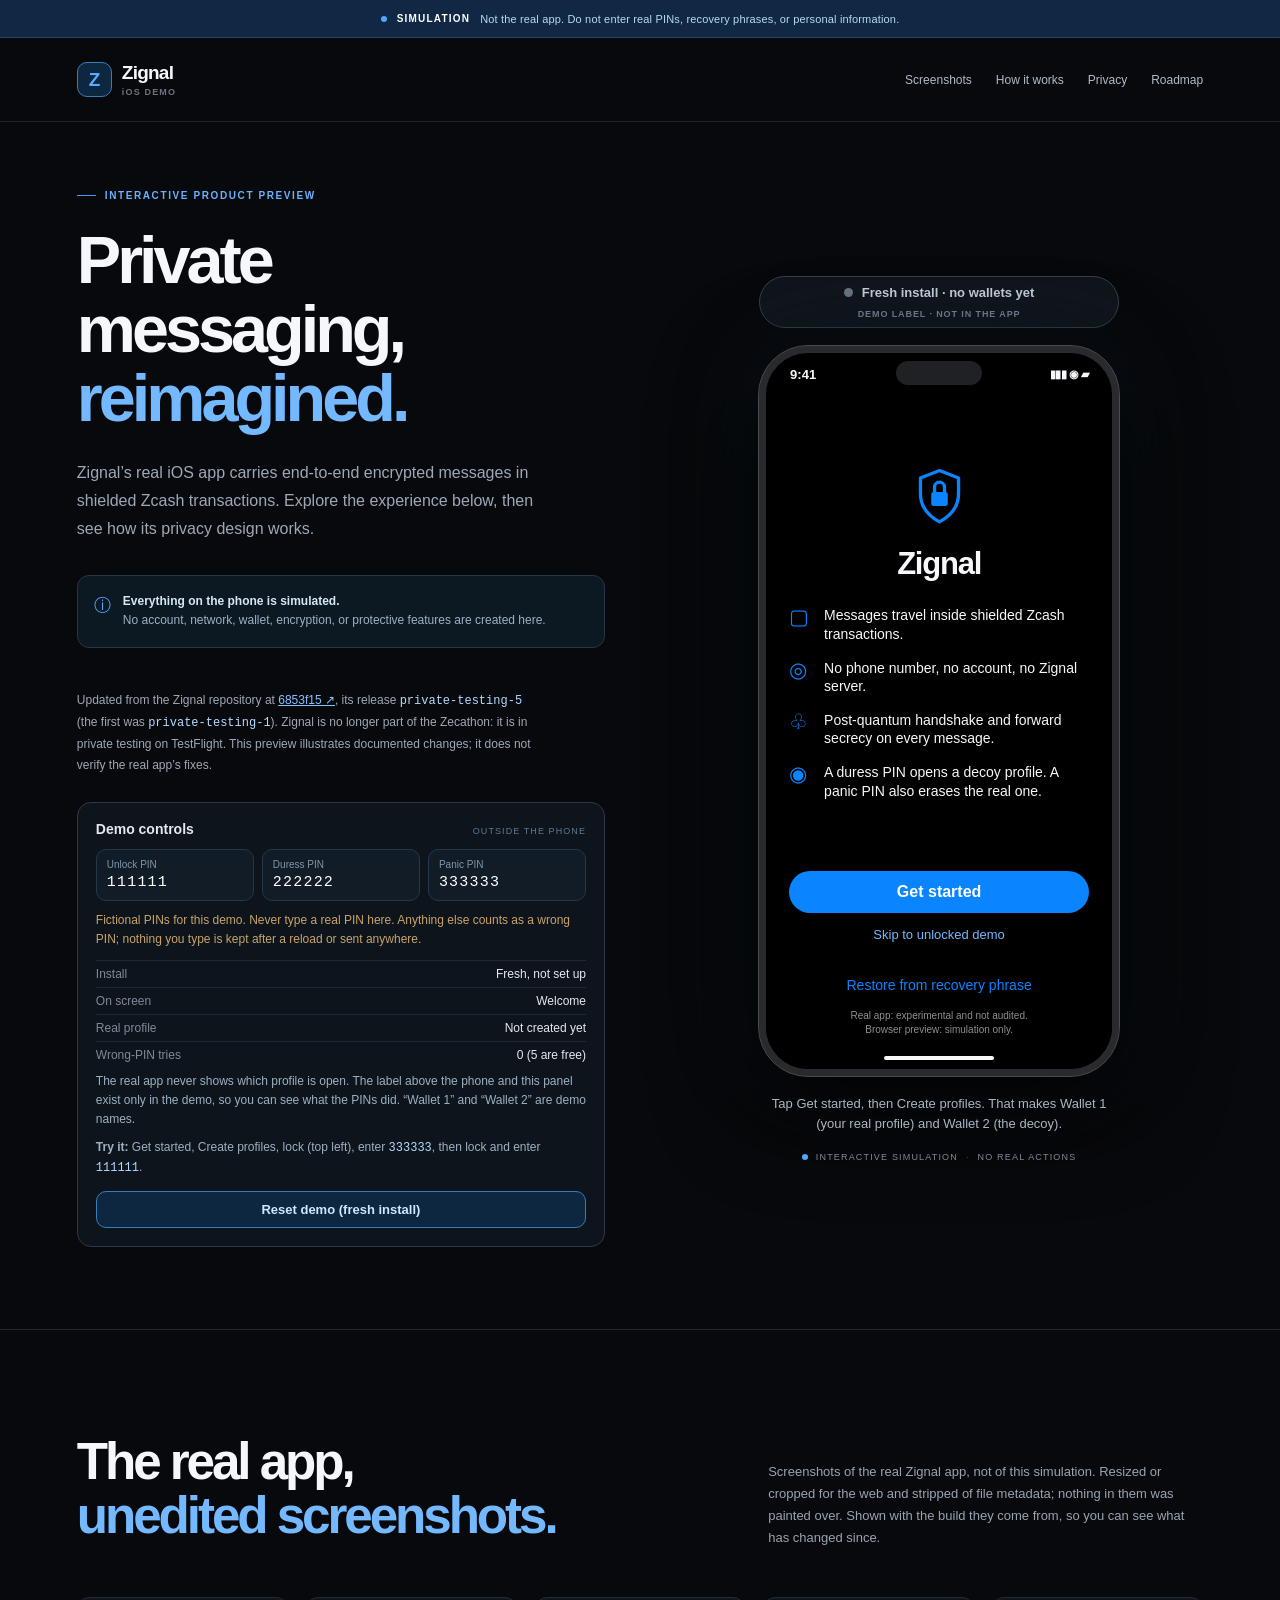
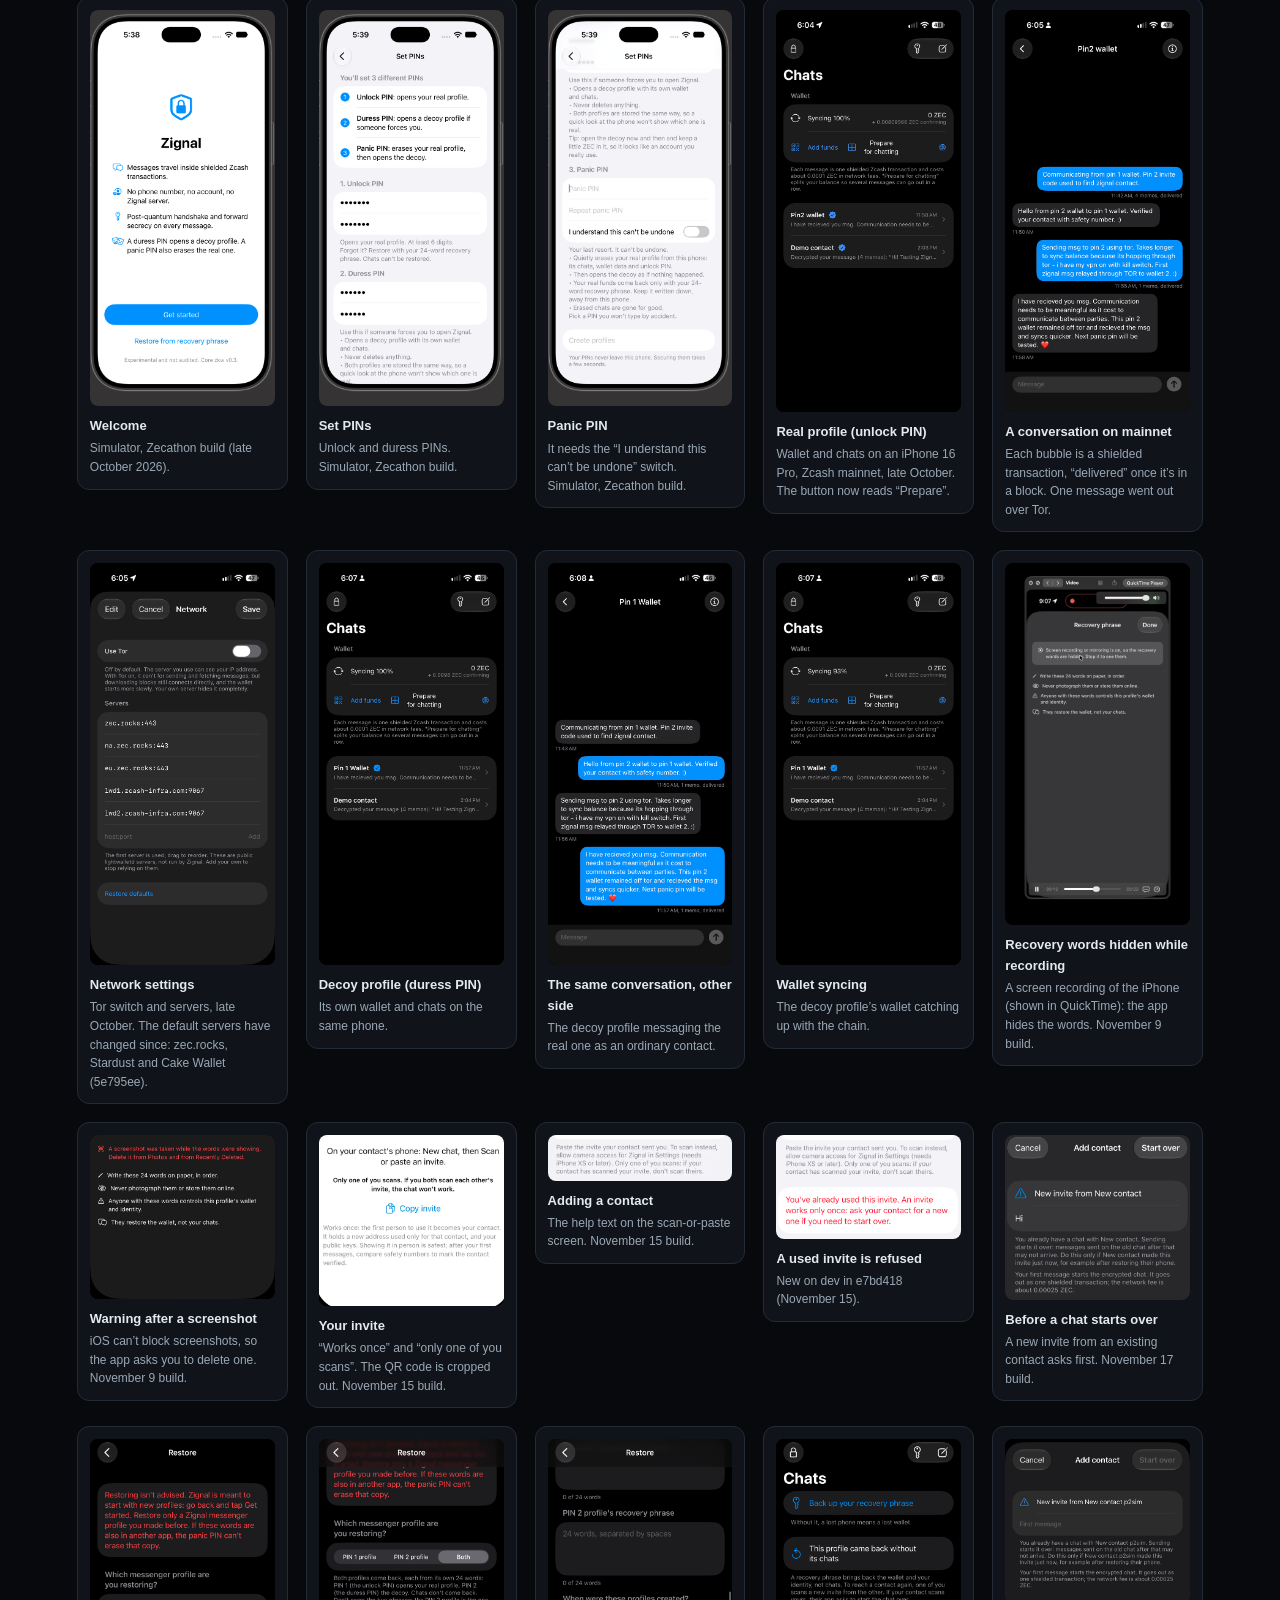
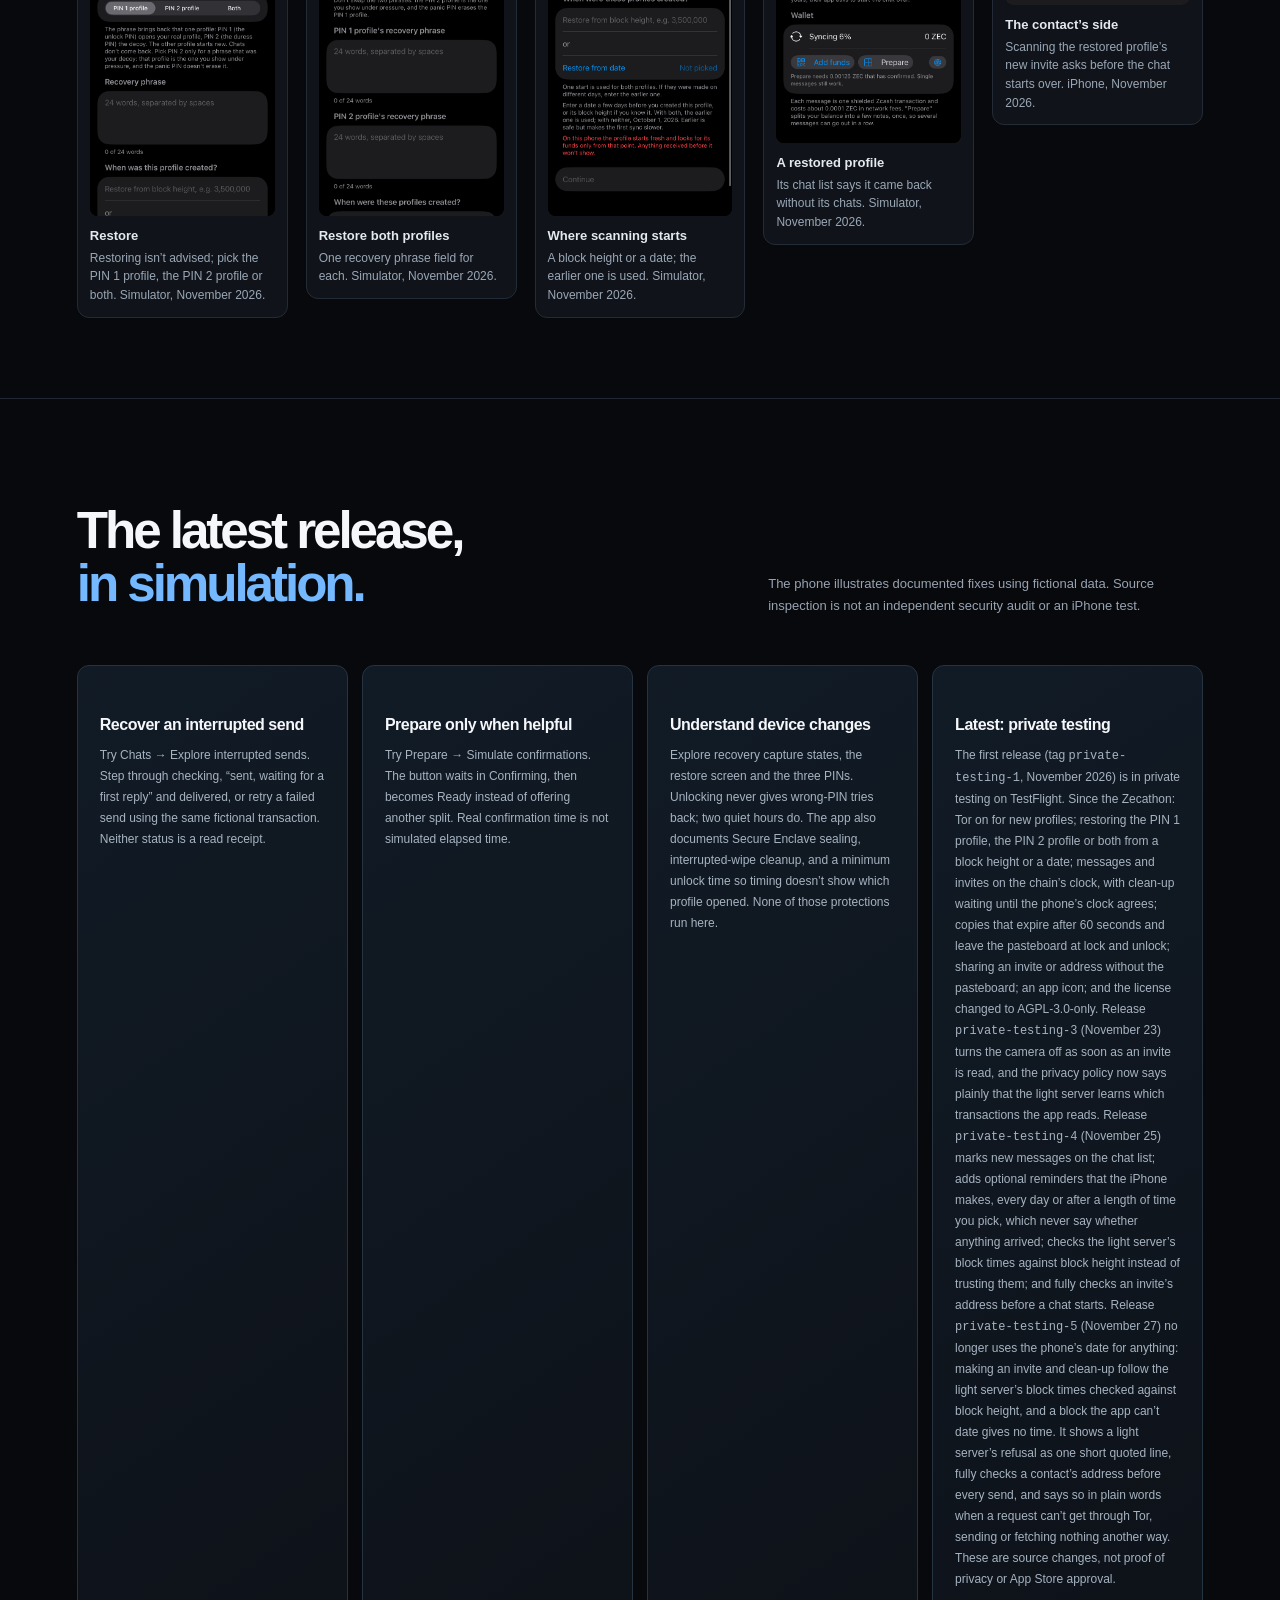
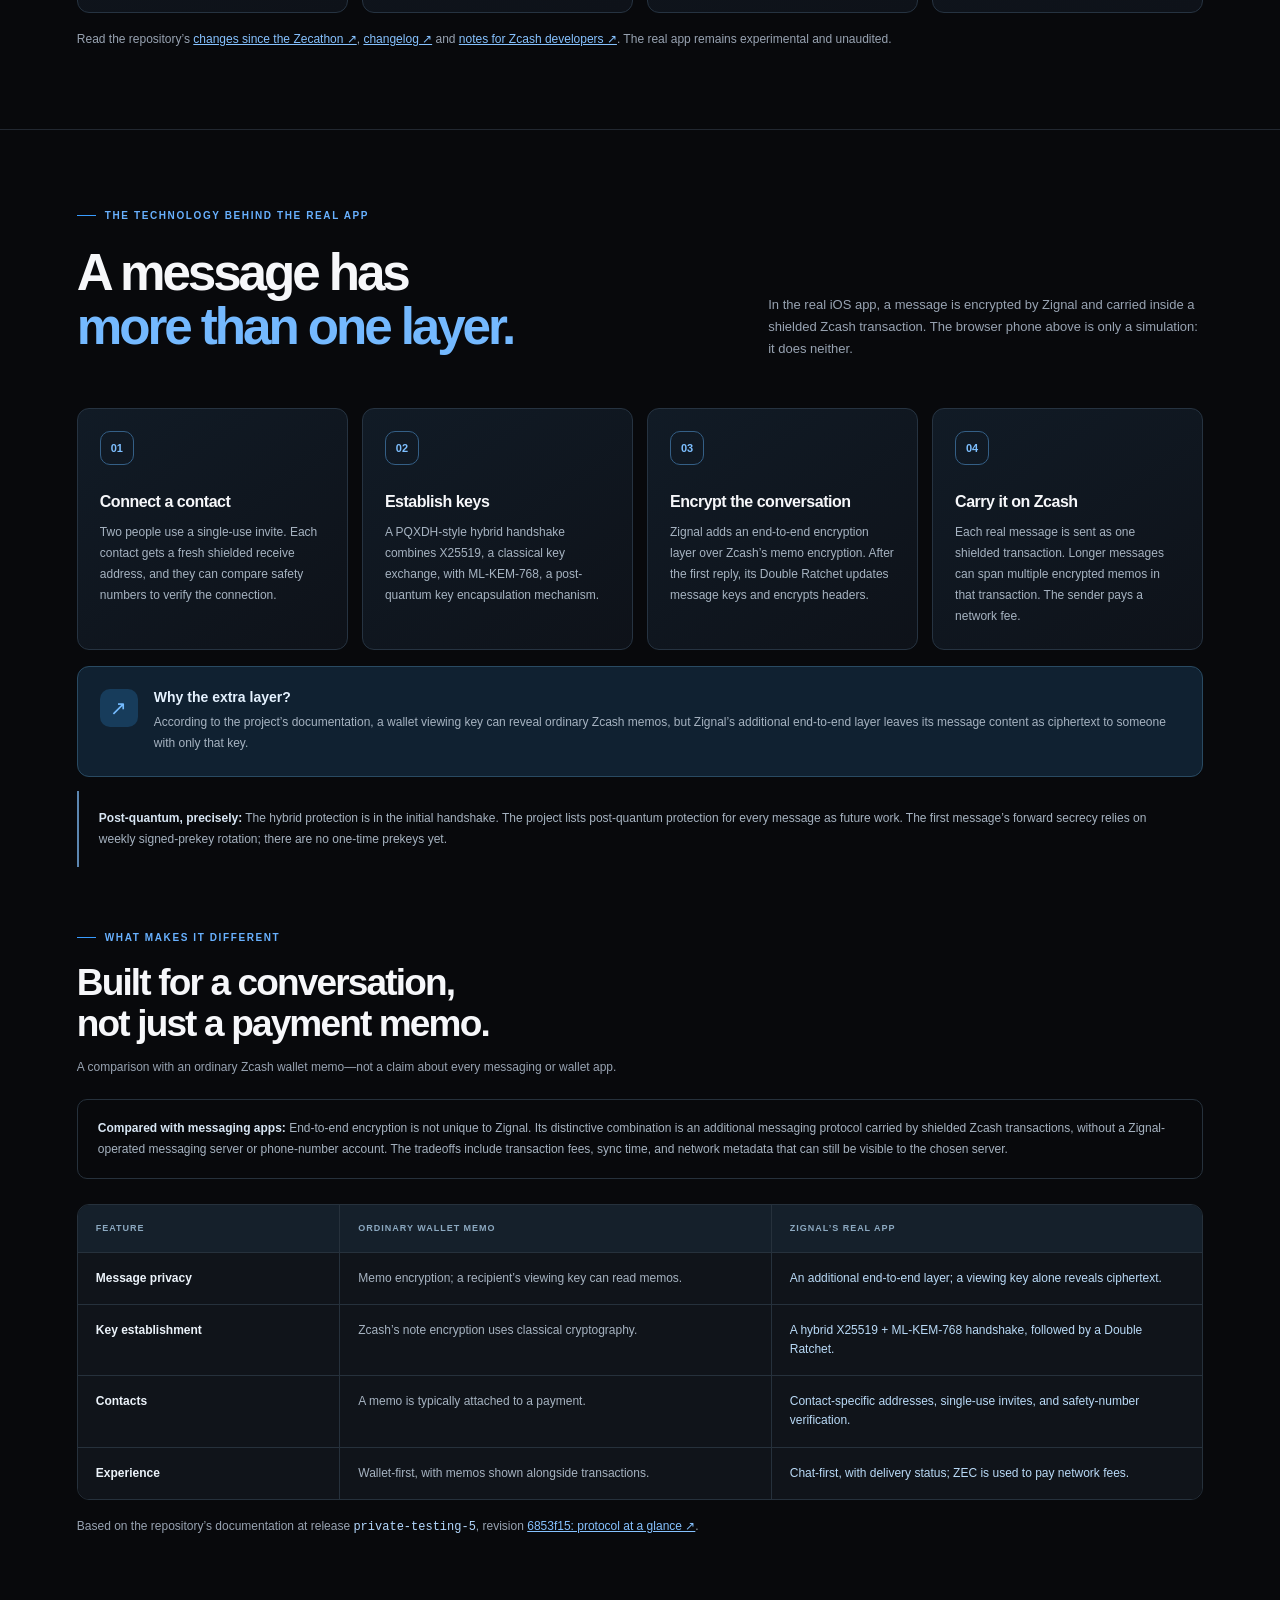
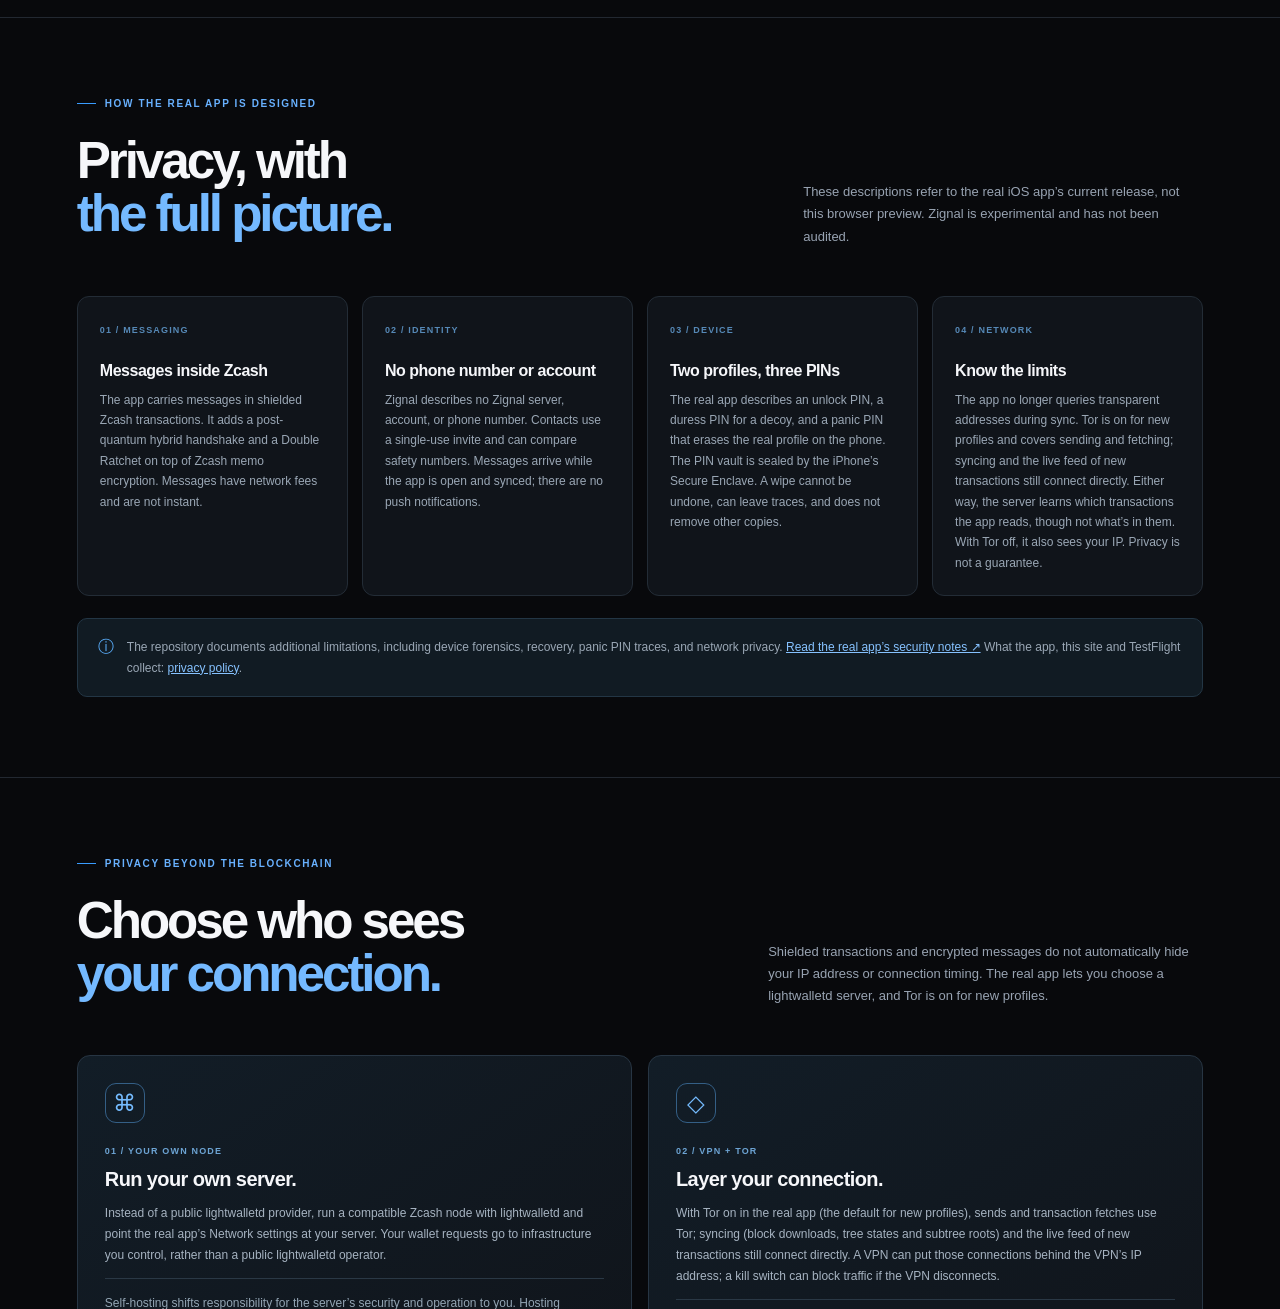
<file: index.html>
<!doctype html>
<html lang="en">
<head>
  <meta charset="utf-8">
  <meta http-equiv="refresh" content="0;url=experience.html">
  <meta name="viewport" content="width=device-width, initial-scale=1">
  <meta name="description" content="A simulated, interactive preview of the Zignal iOS app.">
  <title>Zignal — iOS demo</title>
  <link rel="canonical" href="experience.html">
  <style>
    body{margin:0;min-height:100vh;display:grid;place-items:center;background:#08090c;color:#e8e6e1;font-family:ui-sans-serif,-apple-system,BlinkMacSystemFont,"Segoe UI",sans-serif}
    a{color:#d4a64a}
  </style>
</head>
<body>
  <p>Opening the <a href="experience.html">Zignal iOS demo</a>. Everything in it is simulated.</p>
</body>
</html>
</file>
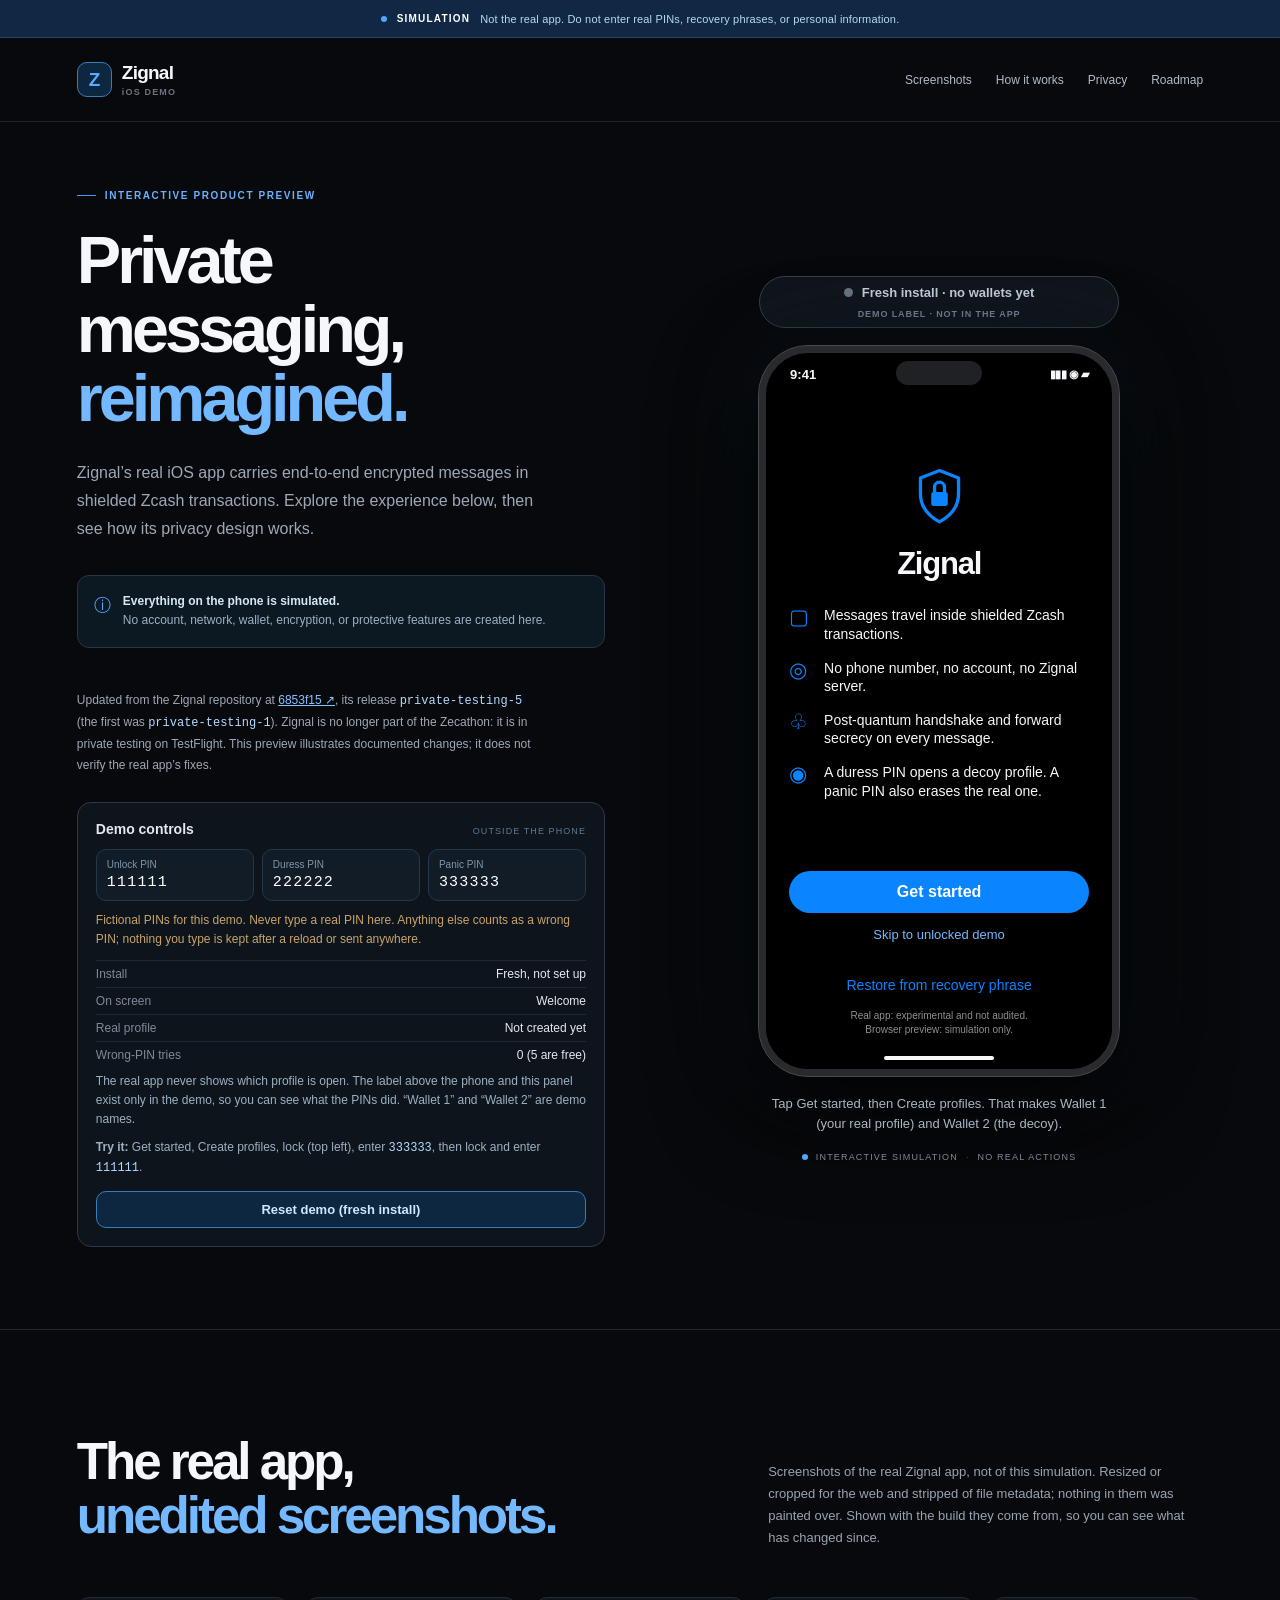
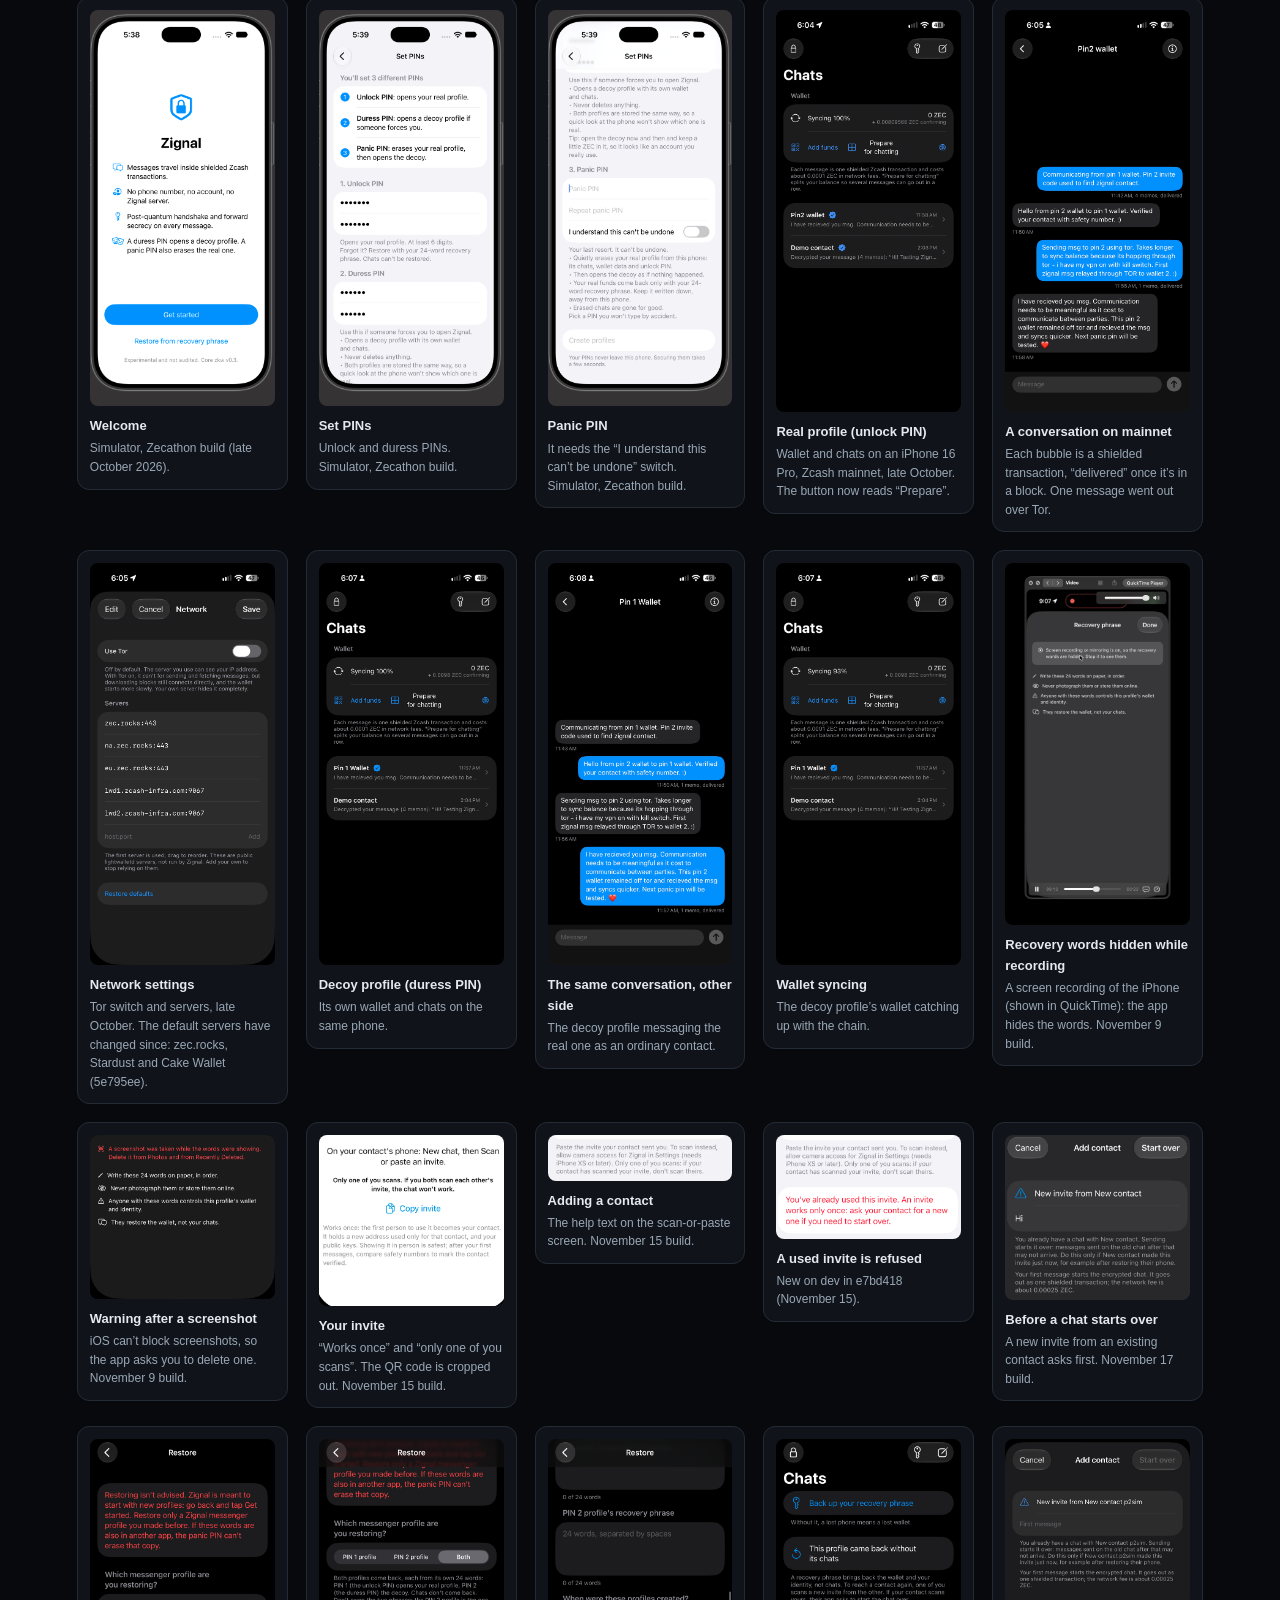
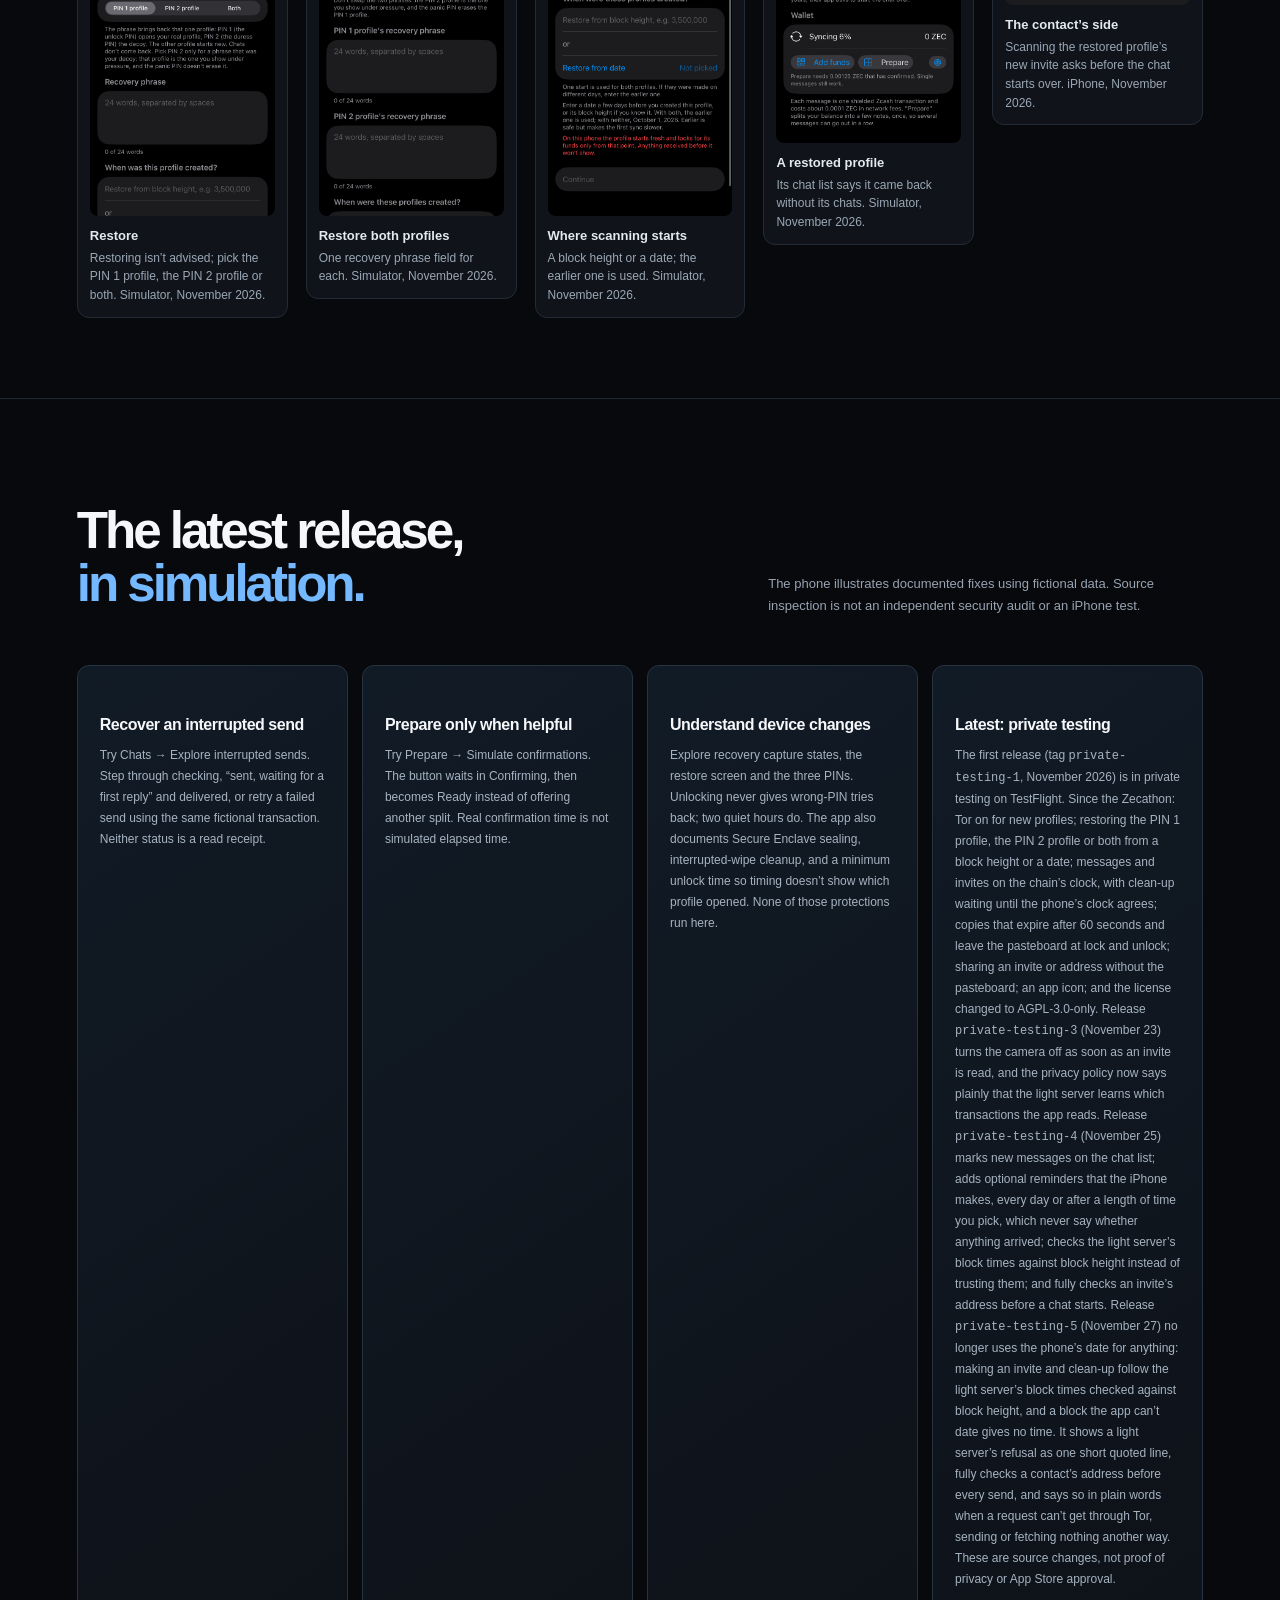
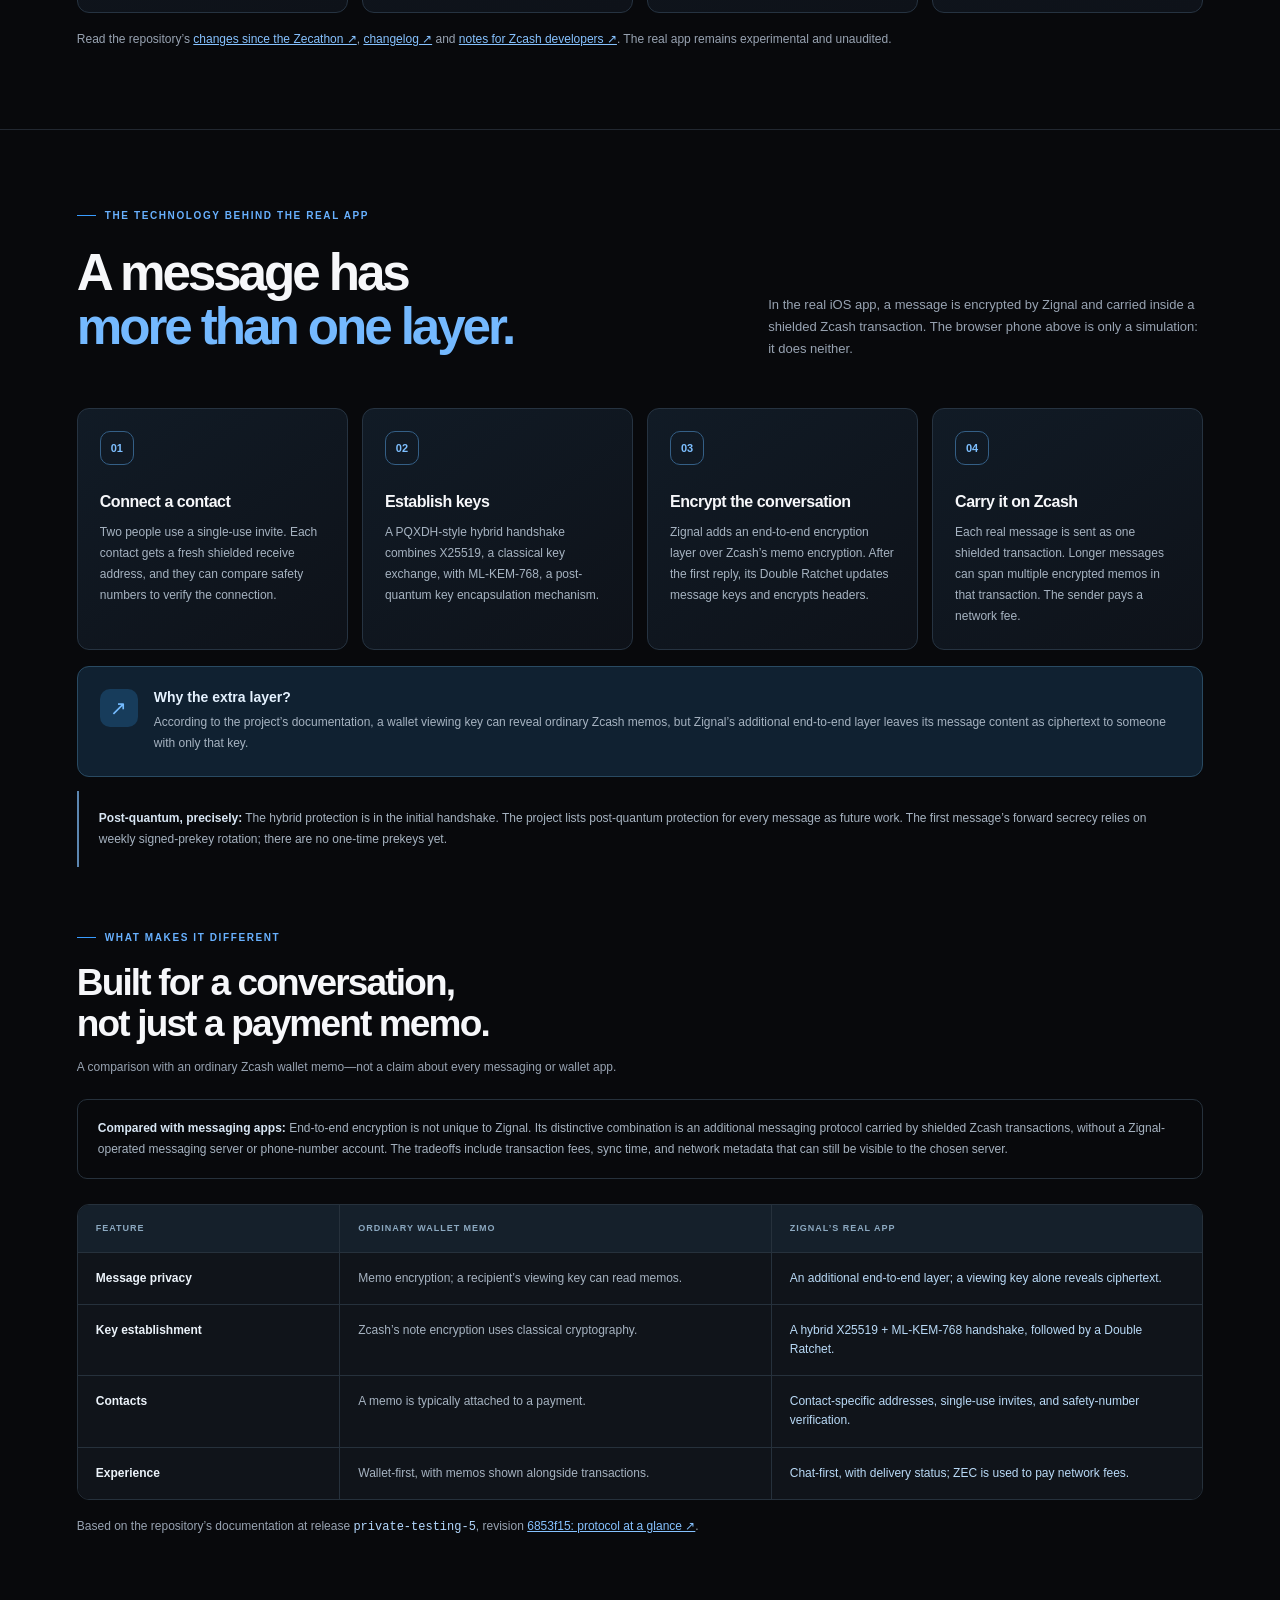
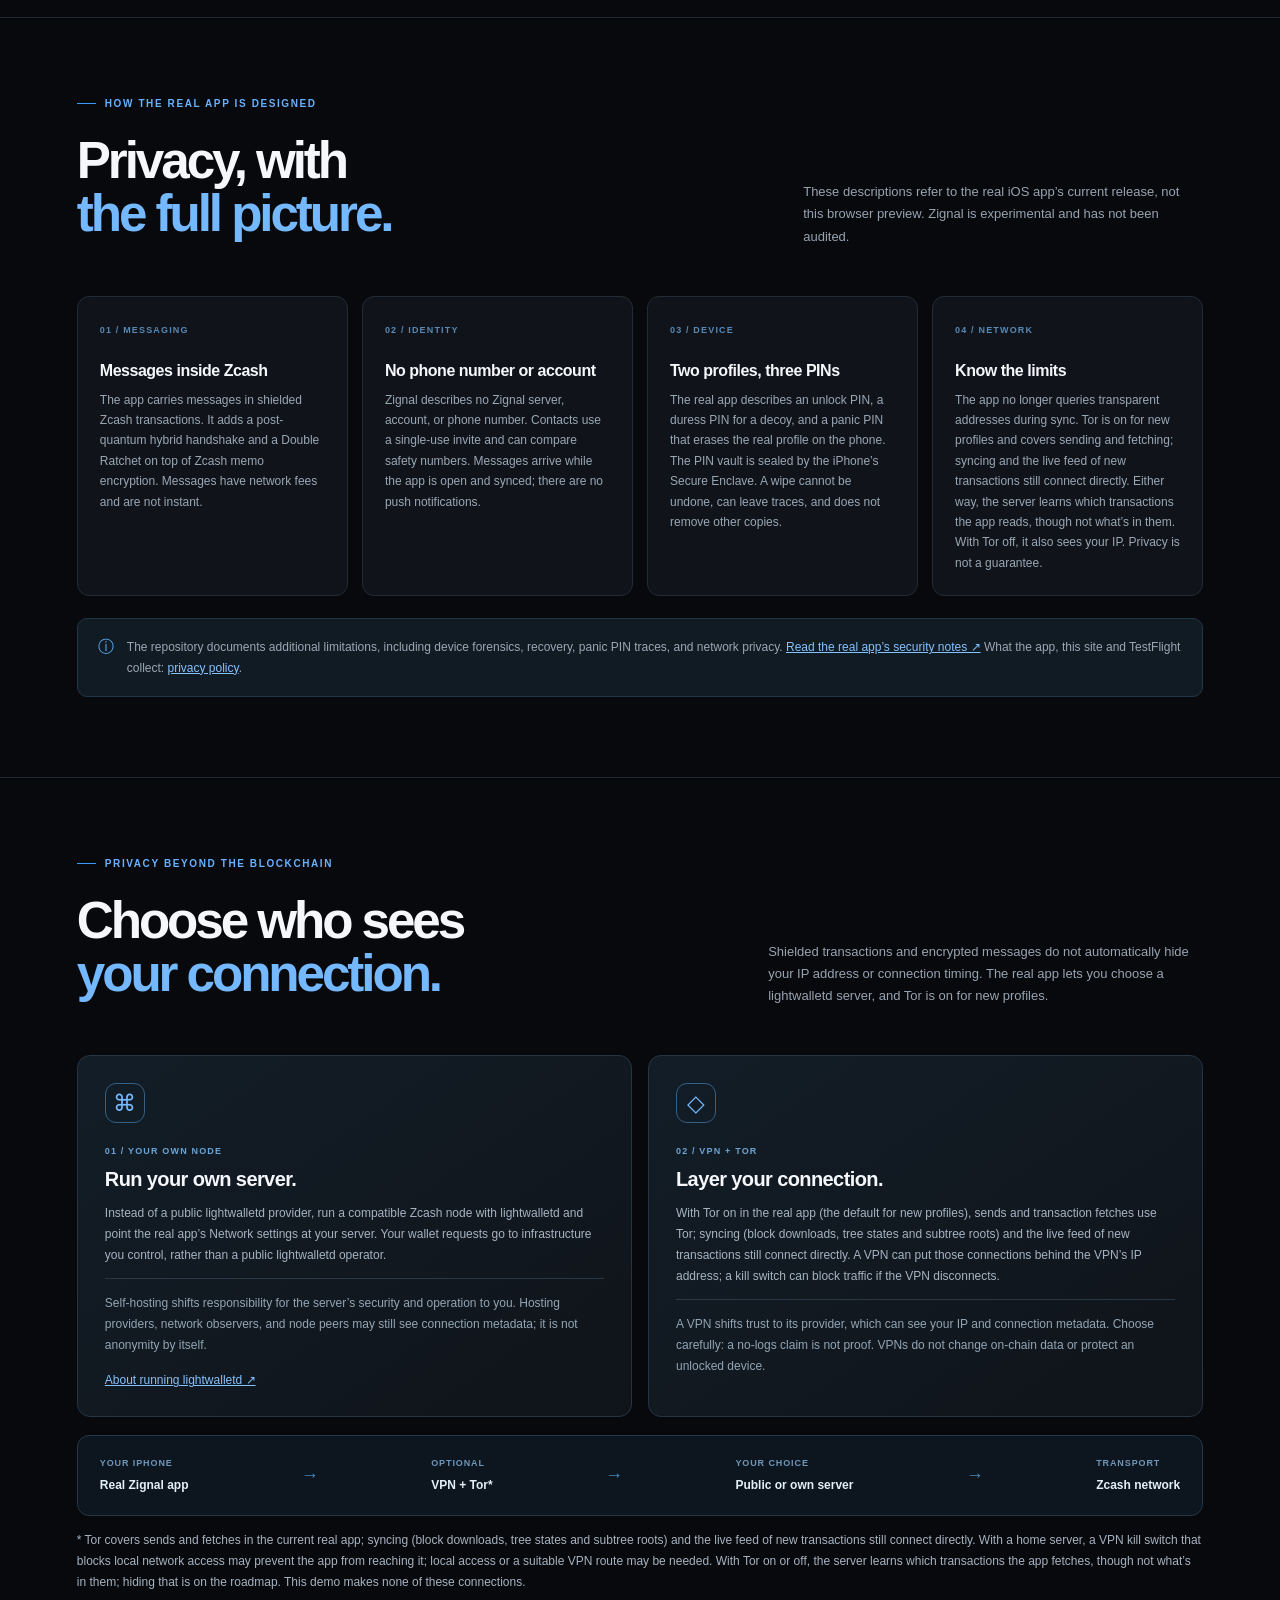
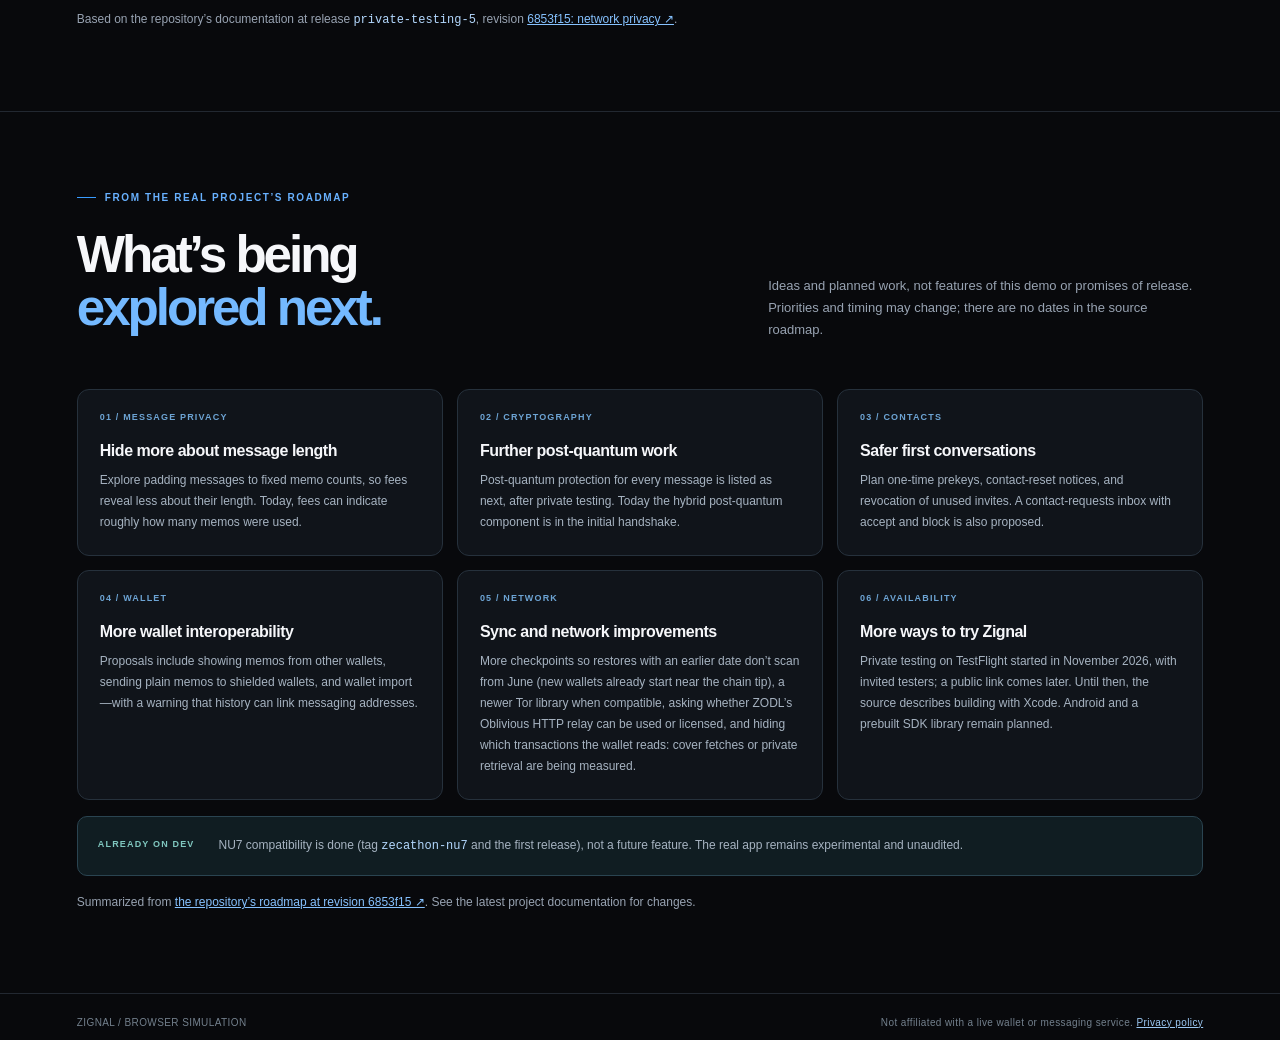
<file: experience.html>
<!doctype html>
<html lang="en">
<head>
  <meta charset="utf-8">
  <meta name="viewport" content="width=device-width, initial-scale=1">
  <meta name="theme-color" content="#08090c">
  <meta name="description" content="A simulated, interactive preview of the Zignal iOS app.">
  <title>Zignal — iOS demo</title>
  <link rel="stylesheet" href="experience.css?v=2026-11-22-private-testing">
  <script src="experience.js?v=2026-11-22-private-testing" defer></script>
</head>
<body>
  <div class="notice"><span class="notice-dot"></span><strong>SIMULATION</strong><span>Not the real app. Do not enter real PINs, recovery phrases, or personal information.</span></div>
  <header class="site-header">
    <div class="wordmark"><span class="logo">Z</span><span>Zignal <small>iOS DEMO</small></span></div>
    <nav class="site-nav" aria-label="Learn about Zignal"><a href="#screenshots">Screenshots</a><a href="#technology">How it works</a><a href="#privacy">Privacy</a><a href="#roadmap">Roadmap</a></nav>
  </header>
  <main>
    <section class="intro">
      <div class="intro-copy">
        <div class="eyebrow"><span></span> INTERACTIVE PRODUCT PREVIEW</div>
        <h1>Private messaging,<br><em>reimagined.</em></h1>
        <p>Zignal’s real iOS app carries end-to-end encrypted messages in shielded Zcash transactions. Explore the experience below, then see how its privacy design works.</p>
        <div class="intro-note"><span>ⓘ</span><div><strong>Everything on the phone is simulated.</strong><br>No account, network, wallet, encryption, or protective features are created here.</div></div>
        <p class="tech-source">Updated from the Zignal repository at <a href="https://github.com/Zkignal/zignal/tree/6853f151d9a3a2eca258038d5229e98b68a1b732" target="_blank" rel="noopener noreferrer">6853f15 ↗</a>, its release <code>private-testing-5</code> (the first was <code>private-testing-1</code>). Zignal is no longer part of the Zecathon: it is in private testing on TestFlight. This preview illustrates documented changes; it does not verify the real app’s fixes.</p>
        <aside class="demo-panel" aria-labelledby="panel-title">
          <div class="panel-head"><strong id="panel-title">Demo controls</strong><span>Outside the phone</span></div>
          <div class="panel-pins" aria-label="Demo PINs">
            <div><span>Unlock PIN</span><code>111111</code></div>
            <div><span>Duress PIN</span><code>222222</code></div>
            <div><span>Panic PIN</span><code>333333</code></div>
          </div>
          <p class="panel-warn">Fictional PINs for this demo. Never type a real PIN here. Anything else counts as a wrong PIN; nothing you type is kept after a reload or sent anywhere.</p>
          <dl class="panel-state" aria-live="polite">
            <div><dt>Install</dt><dd id="state-install">Fresh, not set up</dd></div>
            <div><dt>On screen</dt><dd id="state-open">Welcome</dd></div>
            <div><dt>Real profile</dt><dd id="state-real">Not created yet</dd></div>
            <div><dt>Wrong-PIN tries</dt><dd id="state-tries">0 (5 are free)</dd></div>
          </dl>
          <p class="panel-note">The real app never shows which profile is open. The label above the phone and this panel exist only in the demo, so you can see what the PINs did. “Wallet 1” and “Wallet 2” are demo names.</p>
          <p class="panel-try"><strong>Try it:</strong> Get started, Create profiles, lock (top left), enter <code>333333</code>, then lock and enter <code>111111</code>.</p>
          <button class="panel-reset" id="reset-demo">Reset demo (fresh install)</button>
        </aside>
      </div>
      <div class="phone-column">
        <div class="wallet-tag" id="wallet-tag" data-state="none" role="status" aria-live="polite"><span class="tag-dot" aria-hidden="true"></span><span class="tag-text" id="wallet-tag-text">Fresh install · no wallets yet</span><span class="tag-demo">Demo label · not in the app</span></div>
        <div class="phone" aria-label="Interactive Zignal iOS simulation">
          <div class="phone-top"><span>9:41</span><span class="island"></span><span class="status-icons">▮▮▮ ◉ ▰</span></div>
          <div class="phone-body">
            <section class="screen welcome active" id="welcome" aria-label="Welcome">
              <div class="welcome-content">
                <svg class="shield" viewBox="0 0 64 72" fill="none" aria-hidden="true"><path d="M32 4 55 13v19c0 16-10 27-23 34C19 59 9 48 9 32V13L32 4Z" stroke="currentColor" stroke-width="4" stroke-linejoin="round"/><rect x="22" y="30" width="20" height="17" rx="3" fill="currentColor"/><path d="M26 30v-6a6 6 0 0 1 12 0v6" stroke="currentColor" stroke-width="4"/></svg>
                <h2>Zignal</h2>
                <ul class="features">
                  <li><span>▢</span>Messages travel inside shielded Zcash transactions.</li>
                  <li><span>◎</span>No phone number, no account, no Zignal server.</li>
                  <li><span>♧</span>Post-quantum handshake and forward secrecy on every message.</li>
                  <li><span>◉</span>A duress PIN opens a decoy profile. A panic PIN also erases the real one.</li>
                </ul>
              </div>
              <div class="welcome-actions"><button class="big-blue" data-screen="setup">Get started</button><button class="demo-action" id="skip-setup">Skip to unlocked demo</button><button class="plain" data-screen="recovery">Restore from recovery phrase</button><p>Real app: experimental and not audited.<br>Browser preview: simulation only.</p></div>
            </section>
            <section class="screen grouped" id="setup" aria-label="Set PINs">
              <div class="nav"><button class="back" data-screen="welcome" aria-label="Back to welcome">‹</button><strong>Set PINs</strong><span></span></div>
              <div class="scroll"><div class="section-label">YOU'LL SET 3 DIFFERENT PINS</div>
                <div class="group roles"><div><b>1</b><span><strong>Unlock PIN:</strong> opens your real profile.</span></div><div><b>2</b><span><strong>Duress PIN:</strong> opens a decoy profile if someone forces you.</span></div><div><b>3</b><span><strong>Panic PIN:</strong> erases your real profile, then opens the decoy.</span></div></div>
                <p class="section-foot sim-note">Simulation: the PIN fields of the real screen are left out. “Create profiles” sets the demo PINs shown beside the phone: 111111, 222222 and 333333.</p>
                <div class="section-label">1. UNLOCK PIN</div><p class="section-foot">Opens your real profile. At least 6 digits. Forgot it? Restore with your 24-word recovery phrase. Chats can't be restored.</p>
                <div class="section-label">2. DURESS PIN</div><p class="section-foot">Use this if someone forces you to open Zignal.<br>• Opens a decoy profile with its own wallet and chats.<br>• Never deletes anything.<br>• Both profiles are stored the same way, so a quick look at the phone won't show which one is real.<br>Tip: open the decoy now and then and keep a little ZEC in it, so it looks like an account you really use.</p>
                <div class="section-label">3. PANIC PIN</div><div class="group toggle-row"><span>I understand this can't be undone <small>Real app switch · shown off</small></span><span class="toggle" aria-hidden="true"><span></span></span></div><p class="section-foot">Your last resort. It can't be undone.<br>• Quietly erases your real profile from this phone: its chats, wallet data and unlock PIN.<br>• Then opens the decoy as if nothing happened.<br>• Your real funds come back only with your 24-word recovery phrase. Keep it written down, away from this phone.<br>• Erased chats are gone for good.<br>Pick a PIN you won't type by accident.</p>
                <button class="big-blue" id="create-profiles">Create profiles (simulated)</button><p class="center-foot">Real app: your PINs never leave this phone. Securing them takes a few seconds. Here, two fictional profiles are made in page memory.</p>
              </div>
            </section>
            <section class="screen grouped" id="recovery" aria-label="Recovery phrase">
              <div class="nav"><button class="back" data-screen="welcome" aria-label="Back to welcome">‹</button><strong>Restore</strong><span></span></div>
              <div class="scroll"><div class="group text-group">This preview cannot restore a wallet. Never enter or share a real recovery phrase here.</div><p class="section-foot restore-warn">Real app, in red: “Restoring isn't advised. Zignal is meant to start with new profiles: go back and tap Get started. Restore only a Zignal messenger profile you made before. If these words are also in another app, the panic PIN can't erase that copy.”</p>
                <div class="section-label">WHICH MESSENGER PROFILE ARE YOU RESTORING?</div><div class="group segmented" aria-hidden="true"><span>PIN 1 profile</span><span>PIN 2 profile</span><span>Both</span></div><p class="section-foot">Real app: each profile comes back from its own 24 words. PIN 1 (the unlock PIN) opens your real profile, PIN 2 (the duress PIN) the decoy; a profile you don't restore starts new. “Chats don't come back.”</p>
                <div class="section-label">WHEN WAS THIS PROFILE CREATED?</div><div class="group text-group">Restore from block height, or restore from date <small>Real app fields · not shown here</small></div><p class="section-foot">Real app: “Enter a date a few days before you created this profile, or its block height if you know it. With both, the earlier one is used; with neither, October 1, 2026. Earlier is safe but makes the first sync slower.”</p><p class="section-foot">After a restore, the chat list says “This profile came back without its chats”: to reach a contact again, one of you scans a new invite from the other, and their app asks before the chat starts over.</p><button class="big-blue" data-screen="setup">Explore setup instead</button></div>
            </section>
            <section class="screen chats" id="chats" aria-label="Chats">
              <div class="toolbar"><button class="circle" id="lock-button" aria-label="Lock"><svg viewBox="0 0 24 24" aria-hidden="true"><rect x="6" y="10" width="12" height="11" rx="2"/><path d="M8 10V7a4 4 0 0 1 8 0v3"/></svg></button><div class="toolbar-group"><button class="circle" data-screen="recovery-info" aria-label="Recovery phrase information"><svg viewBox="0 0 24 24" aria-hidden="true"><circle cx="12" cy="7" r="4"/><path d="M10 11v9h4v-3h-2v-3h2v-3"/></svg></button><button class="circle" data-screen="new-chat" aria-label="New chat"><svg viewBox="0 0 24 24" aria-hidden="true"><path d="M13 5H5v15h15v-8M12 12 21 3m-6 0h6v6"/></svg></button></div></div>
              <div class="scroll"><h2 class="large-title">Chats</h2>
                <button class="recovery-banner" data-screen="recovery-info"><svg viewBox="0 0 24 24" aria-hidden="true"><circle cx="12" cy="7" r="4"/><path d="M10 11v9h4v-3h-2v-3h2v-3"/></svg>Back up your recovery phrase</button><p class="section-foot recovery-note">Without it, a lost phone means a lost wallet. (Preview: no recovery phrase exists here.)</p><div class="section-label">WALLET</div>
                <div class="group wallet"><div class="wallet-status"><span>◉ &nbsp; Up to date</span><span><strong id="wallet-balance">0.01200000 DEMO</strong><small>Fictional balance</small></span></div><div class="wallet-buttons"><button data-screen="funds">▦ &nbsp; Add funds</button><button id="prepare-button">⊞ &nbsp; <span>Prepare</span></button><button data-screen="network" aria-label="Network settings">◎</button></div><div class="wallet-ready" id="wallet-ready" role="status">Simulation: Prepare splits only when helpful.</div><button class="demo-action" id="confirm-prepare" hidden>Simulate confirmations</button></div>
                <p class="section-foot">Each message is one shielded Zcash transaction and costs about 0.0001 ZEC in network fees. “Prepare” splits your balance into a few notes, once, so several messages can go out in a row.</p>
                <div class="group contact-group" id="contact-list" aria-label="Fictional contacts"></div>
                <p class="section-foot">Fictional contacts reply with local scripts, not AI. No messages leave this page or get encrypted.</p>
                <div class="group choices"><button data-screen="send-recovery"><strong>Explore interrupted sends</strong><span>Walk through sending, checking and delivery</span>›</button></div>
              </div>
            </section>
            <section class="screen conversation" id="conversation" aria-label="Demo conversation">
              <div class="nav"><button class="back" data-screen="chats" aria-label="Back to chats">‹</button><strong id="conversation-title">Demo contact</strong><button class="circle info" data-screen="contact-info" aria-label="Contact information">ⓘ</button></div>
              <div class="conversation-note">Local scripted replies · No AI or encryption</div>
              <div class="chat-scroll" id="messages" role="log" aria-label="Simulated conversation" aria-live="polite" aria-relevant="additions"></div>
              <form id="message-form" class="composer"><label class="sr-only" for="message">Demo message</label><input id="message" maxlength="4000" placeholder="Message" autocomplete="off" autocapitalize="sentences" spellcheck="false"><button type="submit" aria-label="Add demo message">↑</button></form><div class="input-warning"><span id="byte-count">0 / 4000</span> · Demo only · Never enter personal information or secrets.</div>
            </section>
            <section class="screen unlock" id="lock" aria-label="Enter PIN">
              <form class="unlock-content" id="unlock-form" autocomplete="off">
                <svg class="shield" viewBox="0 0 64 72" fill="none" aria-hidden="true"><path d="M32 4 55 13v19c0 16-10 27-23 34C19 59 9 48 9 32V13L32 4Z" stroke="currentColor" stroke-width="4" stroke-linejoin="round"/><rect x="22" y="30" width="20" height="17" rx="3" fill="currentColor"/><path d="M26 30v-6a6 6 0 0 1 12 0v6" stroke="currentColor" stroke-width="4"/></svg>
                <h2>Enter PIN</h2>
                <label class="sr-only" for="pin">PIN (demo PINs only)</label>
                <input id="pin" type="password" inputmode="numeric" pattern="[0-9]*" maxlength="12" placeholder="PIN" autocomplete="off" spellcheck="false">
                <button class="unlock-button" id="unlock-button" type="submit" disabled>Unlock</button>
                <p class="pin-status" id="pin-status" role="status"></p>
                <p class="pin-rest" id="pin-rest" hidden>After 2 hours with no wrong PIN, the count starts over. <small>(Demo: 2 minutes.)</small></p>
                <p class="center-foot">Demo PINs only (beside the phone). Waits after wrong PINs are shortened for the demo: 5 seconds doubling up to 1 minute, and the count starts over after 2 minutes with no wrong PIN. The real app waits 30 seconds, doubling up to 1 hour, and starts over after 2 hours. Unlocking never gives tries back.</p>
              </form>
            </section>
            <section class="screen grouped" id="send-recovery" aria-label="Interrupted-send simulation">
              <div class="nav"><button class="back" data-screen="chats" aria-label="Back to chats">‹</button><strong>Send recovery</strong><span></span></div>
              <div class="scroll"><div class="section-label">SCRIPTED SIMULATION · NOT A REAL SEND</div><div class="group text-group">Explore how the real app handles a send interrupted by locking. A message in a block says “sent, waiting for a first reply” until the contact has answered once, then “delivered”. Neither means read.</div>
                <div class="group text-group send-example"><strong>Fictional message</strong><p id="send-status" role="status"></p><small id="send-detail"></small></div>
                <button class="big-blue" id="send-step">Simulate sending</button><button class="demo-action" id="send-missing" hidden>Simulate send needs retry</button><button class="demo-action" id="send-restart">Restart walkthrough</button>
                <p class="section-foot">No transaction is built, checked, or broadcast. Retry illustrates reuse of a transaction still held by the wallet; if it is unavailable or expired, the real app may need to build another.</p>
              </div>
            </section>
            <section class="screen grouped" id="funds" aria-label="Add funds information">
              <div class="nav"><button class="back" data-screen="chats" aria-label="Back to chats">‹</button><strong>Add funds</strong><span></span></div><div class="scroll"><div class="section-label">SIMULATION ONLY</div><div class="group text-group">The real app shows a QR code and a shielded address with “Copy address” and “Share address”. A copy works on this phone only and expires after 60 seconds; locking clears it. This preview has no address, QR code, real wallet, or funds.</div><p class="section-foot">Real app: “Send ZEC from any wallet that supports shielded (Orchard) addresses. It can be spent after 10 confirmations, about 4 minutes. Start small: a few hundred messages cost about 0.03 ZEC.”</p><p class="section-foot">Do not send money to anything described in this demo.</p><button class="big-blue" data-screen="chats">Done</button></div>
            </section>
            <section class="screen grouped" id="network" aria-label="Network settings">
              <div class="nav"><button class="back" data-screen="chats" aria-label="Back to chats">‹</button><strong>Network</strong><span></span></div><div class="scroll"><div class="group toggle-row"><span>Use Tor <small>Illustration only</small></span><button id="tor-toggle" class="toggle" role="switch" aria-checked="true" aria-label="Simulated Use Tor"><span></span></button></div><p class="section-foot">Real app: “On for new profiles. The server you use can see your IP address. With Tor on, it can't for sending and fetching messages, but downloading blocks and the live feed of new transactions still connect directly. With Tor off, the wallet starts faster. Your own server hides it completely.” Profiles made by earlier versions keep the setting they had. Syncing (block downloads, tree states and subtree roots) and the live feed of new transactions are what still connect directly. This switch changes no network settings.</p>
                <div class="section-label">SERVERS</div><div class="group server-list"><code>zec.rocks:443</code><code>na.zec.rocks:443</code><code>eu.zec.rocks:443</code><code>us.zec.stardust.rest:443</code><code>eu.zec.stardust.rest:443</code><code>zec-node.cakewallet.com:443</code></div><p class="section-foot">The real app's defaults: public lightwalletd servers from three operators, not run by Zignal. The first server is used; drag to reorder. Add your own to stop relying on them. Nothing is contacted here.</p><div class="section-label">NETWORK CHANGE SINCE THE ZECATHON</div><div class="group text-group">The patched wallet no longer queries transparent addresses during sync. This removes that repeated wallet identifier, not all network metadata. No server is configured or contacted here.</div><button class="big-blue" data-screen="chats">Done</button></div>
            </section>
            <section class="screen grouped" id="recovery-info" aria-label="Recovery information">
              <div class="nav"><button class="back" data-screen="chats" aria-label="Back to chats">‹</button><strong>Recovery phrase</strong><span></span></div><div class="scroll"><div class="group text-group">No recovery phrase exists in this simulation. Never enter or share real recovery words here.</div><p class="section-foot">Real app, under the words:<br>• Write these 24 words on paper, in order.<br>• Never photograph them or store them online.<br>• Anyone with these words controls this profile’s wallet and identity.<br>• They restore the wallet, not your chats.</p><p class="section-foot">The app hides recovery words until capture status is known, and while recording, mirroring, or sharing. iOS cannot block screenshots; the app warns after one.</p>
                <div class="group text-group" id="capture-status" role="status">Placeholder only. No recovery words are generated.</div><button class="demo-action" id="capture-toggle" aria-pressed="false">Simulate screen recording</button><button class="demo-action" id="capture-screenshot">Simulate screenshot warning</button><p class="section-foot" id="capture-warning" role="status" hidden>Simulated: “A screenshot was taken while the words were showing. Delete it from Photos and from Recently Deleted.” This preview has no words and detects no captures.</p><p class="section-foot">These buttons illustrate states only. This page cannot detect or prevent recording, sharing, or screenshots.</p></div>
            </section>
            <section class="screen grouped" id="new-chat" aria-label="New chat">
              <div class="nav"><button class="back" data-screen="chats" aria-label="Back to chats">‹</button><strong>New chat</strong><span></span></div><div class="scroll"><div class="group choices"><button data-screen="invite"><strong>Show my invite</strong><span>View a non-scannable illustration</span>›</button><button data-screen="add-contact"><strong>Scan or paste an invite</strong><span>Preview with a fictional sample instead</span>›</button><button id="start-demo-chat"><strong>Start demo chat</strong><span>Get a local, scripted reply</span>›</button></div><p class="section-foot">No camera, clipboard, or real invites are accessed.</p></div>
            </section>
            <section class="screen grouped" id="invite" aria-label="Invite information">
              <div class="nav"><button class="back" data-screen="new-chat" aria-label="Back to new chat">‹</button><strong>Your invite</strong><span></span></div><div class="scroll">
                <div class="invite-preview"><svg class="invite-art" viewBox="0 0 25 25" role="img" aria-label="Non-scannable QR-style illustration. No encoded data."><defs><pattern id="demo-tiles" width="4" height="4" patternUnits="userSpaceOnUse"><path d="M0 0h1v2H0zM2 0h2v1H2zM1 2h2v1H1zM3 3h1v1H3z" fill="#111"/></pattern></defs><rect width="25" height="25" rx="1" fill="#fff"/><rect x="2" y="2" width="21" height="21" fill="url(#demo-tiles)"/><path d="M2 8V2h6m9 0h6v6M2 17v6h6" fill="none" stroke="#111" stroke-width=".8"/><rect x="1" y="9" width="23" height="7" fill="#fff"/><text x="12.5" y="13.8" text-anchor="middle" fill="#111" font-family="sans-serif" font-size="4" font-weight="700">DEMO</text></svg><strong>Illustration only · Not scannable</strong></div>
                <p class="section-foot"><strong>On your contact's phone: New chat, then Scan or paste an invite.</strong></p><p class="section-foot"><strong>Only one of you scans. If you both scan each other's invite, the chat won't work.</strong></p><p class="section-foot">Real app buttons: “Copy invite” and “Share invite”. Share sends the invite straight to the app you pick, without the pasteboard.</p><p class="section-foot">Real app: “Works once: the first person to use it becomes your contact. It holds a new address used only for that contact, and your public keys. Showing it in person is safest; after your first messages, compare safety numbers to mark the contact verified.” This pattern encodes no address, key, or invite.</p><button class="big-blue" data-screen="add-contact">Try a fictional sample invite</button></div>
            </section>
            <section class="screen grouped" id="add-contact" aria-label="Sample contact invite">
              <div class="nav"><button class="back" data-screen="new-chat" aria-label="Back to new chat">‹</button><strong>Add contact</strong><span></span></div><div class="scroll"><div class="group text-group"><strong>Fictional sample invite</strong><p>New contact</p><code>DEMO-ONLY · NOT A REAL INVITE</code></div><p class="section-foot">Real app: “Paste the invite your contact sent you, or point the camera at their invite. Only one of you scans: if your contact has scanned your invite, don't scan theirs.” Here, a built-in sample opens another local conversation. Never paste a real invite or wallet address into this preview.</p><p class="section-foot">Real app, once an invite is found: “Your first message starts the encrypted chat. It goes out as one shielded transaction; the network fee is about 0.00025 ZEC.”</p><button class="big-blue" id="add-sample-contact">Use sample invite</button><p class="section-foot">Reusing the sample reopens the same fictional contact. The real app refuses a used invite: “You've already used this invite. An invite works only once: ask your contact for a new one if you need to start over.”</p></div>
            </section>
            <section class="screen grouped" id="contact-info" aria-label="Contact information">
              <div class="nav"><button class="back" data-screen="conversation" aria-label="Back to conversation">‹</button><strong>Contact</strong><span></span></div><div class="scroll"><div class="section-label">NAME</div><div class="group text-group"><strong id="contact-name">Demo contact</strong><br>Fictional contact · Simulation only</div><p class="section-foot">Real app: only stored on this phone, encrypted. Never sent.</p><div class="section-label">SAFETY NUMBER</div><div class="group"><div class="safety-placeholder">DEMO ONLY<br>NO SAFETY NUMBER</div><div class="toggle-row"><span>Verified <small>Visual demo mark only</small></span><button id="contact-verified" class="toggle" role="switch" aria-checked="false" aria-label="Mark fictional contact as verified in simulation"><span></span></button></div></div><p class="section-foot">Real app: “Compare these 60 digits with your contact in person or on a call. If they match, nobody is intercepting your chat, and you can mark the contact as verified.” This preview generates no number and verifies no identity; the switch only changes a local demo mark.</p></div>
            </section>
          </div>
          <div class="home-bar"></div>
        </div>
        <p class="wallet-explain" id="wallet-explain" aria-live="polite">Tap Get started, then Create profiles. That makes Wallet 1 (your real profile) and Wallet 2 (the decoy).</p>
        <div class="phone-caption"><span class="notice-dot"></span> INTERACTIVE SIMULATION <span>·</span> NO REAL ACTIONS</div>
      </div>
    </section>
    <section class="screenshots" id="screenshots" aria-labelledby="shots-title">
      <div class="technology-heading"><h2 id="shots-title">The real app,<br><em>unedited screenshots.</em></h2><p>Screenshots of the real Zignal app, not of this simulation. Resized or cropped for the web and stripped of file metadata; nothing in them was painted over. Shown with the build they come from, so you can see what has changed since.</p></div>
      <div class="shot-grid">
        <figure><a href="img/01-welcome.png" target="_blank" rel="noopener"><img src="img/01-welcome.png" alt="Welcome: Simulator, Zecathon build (late October 2026)." loading="lazy"></a><figcaption><strong>Welcome</strong>Simulator, Zecathon build (late October 2026).</figcaption></figure>
        <figure><a href="img/02-set-pins.png" target="_blank" rel="noopener"><img src="img/02-set-pins.png" alt="Set PINs: Unlock and duress PINs. Simulator, Zecathon build." loading="lazy"></a><figcaption><strong>Set PINs</strong>Unlock and duress PINs. Simulator, Zecathon build.</figcaption></figure>
        <figure><a href="img/03-panic-pin.png" target="_blank" rel="noopener"><img src="img/03-panic-pin.png" alt="Panic PIN: It needs the “I understand this can’t be undone” switch. Simulator, Zecathon build." loading="lazy"></a><figcaption><strong>Panic PIN</strong>It needs the “I understand this can’t be undone” switch. Simulator, Zecathon build.</figcaption></figure>
        <figure><a href="img/04-chats-main.png" target="_blank" rel="noopener"><img src="img/04-chats-main.png" alt="Real profile (unlock PIN): Wallet and chats on an iPhone 16 Pro, Zcash mainnet, late October. The button now reads “Prepare”." loading="lazy"></a><figcaption><strong>Real profile (unlock PIN)</strong>Wallet and chats on an iPhone 16 Pro, Zcash mainnet, late October. The button now reads “Prepare”.</figcaption></figure>
        <figure><a href="img/06-chat-main.png" target="_blank" rel="noopener"><img src="img/06-chat-main.png" alt="A conversation on mainnet: Each bubble is a shielded transaction, “delivered” once it’s in a block. One message went out over Tor." loading="lazy"></a><figcaption><strong>A conversation on mainnet</strong>Each bubble is a shielded transaction, “delivered” once it’s in a block. One message went out over Tor.</figcaption></figure>
        <figure><a href="img/05-network.png" target="_blank" rel="noopener"><img src="img/05-network.png" alt="Network settings: Tor switch and servers, late October. The default servers have changed since: zec.rocks, Stardust and Cake Wallet (5e795ee)." loading="lazy"></a><figcaption><strong>Network settings</strong>Tor switch and servers, late October. The default servers have changed since: zec.rocks, Stardust and Cake Wallet (5e795ee).</figcaption></figure>
        <figure><a href="img/07-chats-decoy.png" target="_blank" rel="noopener"><img src="img/07-chats-decoy.png" alt="Decoy profile (duress PIN): Its own wallet and chats on the same phone." loading="lazy"></a><figcaption><strong>Decoy profile (duress PIN)</strong>Its own wallet and chats on the same phone.</figcaption></figure>
        <figure><a href="img/09-chat-decoy.png" target="_blank" rel="noopener"><img src="img/09-chat-decoy.png" alt="The same conversation, other side: The decoy profile messaging the real one as an ordinary contact." loading="lazy"></a><figcaption><strong>The same conversation, other side</strong>The decoy profile messaging the real one as an ordinary contact.</figcaption></figure>
        <figure><a href="img/08-syncing.png" target="_blank" rel="noopener"><img src="img/08-syncing.png" alt="Wallet syncing: The decoy profile’s wallet catching up with the chain." loading="lazy"></a><figcaption><strong>Wallet syncing</strong>The decoy profile’s wallet catching up with the chain.</figcaption></figure>
        <figure><a href="img/11-recovery-recording.png" target="_blank" rel="noopener"><img src="img/11-recovery-recording.png" alt="Recovery words hidden while recording: A screen recording of the iPhone (shown in QuickTime): the app hides the words. November 9 build." loading="lazy"></a><figcaption><strong>Recovery words hidden while recording</strong>A screen recording of the iPhone (shown in QuickTime): the app hides the words. November 9 build.</figcaption></figure>
        <figure><a href="img/10-recovery-screenshot.png" target="_blank" rel="noopener"><img src="img/10-recovery-screenshot.png" alt="Warning after a screenshot: iOS can’t block screenshots, so the app asks you to delete one. November 9 build." loading="lazy"></a><figcaption><strong>Warning after a screenshot</strong>iOS can’t block screenshots, so the app asks you to delete one. November 9 build.</figcaption></figure>
        <figure><a href="img/14-invite-once.png" target="_blank" rel="noopener"><img src="img/14-invite-once.png" alt="Your invite: “Works once” and “only one of you scans”. The QR code is cropped out. November 15 build." loading="lazy"></a><figcaption><strong>Your invite</strong>“Works once” and “only one of you scans”. The QR code is cropped out. November 15 build.</figcaption></figure>
        <figure><a href="img/12-invite-paste.png" target="_blank" rel="noopener"><img src="img/12-invite-paste.png" alt="Adding a contact: The help text on the scan-or-paste screen. November 15 build." loading="lazy"></a><figcaption><strong>Adding a contact</strong>The help text on the scan-or-paste screen. November 15 build.</figcaption></figure>
        <figure><a href="img/13-invite-used.png" target="_blank" rel="noopener"><img src="img/13-invite-used.png" alt="A used invite is refused: New on dev in e7bd418 (November 15)." loading="lazy"></a><figcaption><strong>A used invite is refused</strong>New on dev in e7bd418 (November 15).</figcaption></figure>
        <figure><a href="img/15-chat-start-over.png" target="_blank" rel="noopener"><img src="img/15-chat-start-over.png" alt="Before a chat starts over: A new invite from an existing contact asks first. November 17 build." loading="lazy"></a><figcaption><strong>Before a chat starts over</strong>A new invite from an existing contact asks first. November 17 build.</figcaption></figure>
        <figure><a href="img/16-restore-warning.png" target="_blank" rel="noopener"><img src="img/16-restore-warning.png" alt="Restore: Restoring isn’t advised; pick the PIN 1 profile, the PIN 2 profile or both. Simulator, November 2026." loading="lazy"></a><figcaption><strong>Restore</strong>Restoring isn’t advised; pick the PIN 1 profile, the PIN 2 profile or both. Simulator, November 2026.</figcaption></figure>
        <figure><a href="img/17-restore-both.png" target="_blank" rel="noopener"><img src="img/17-restore-both.png" alt="Restore both profiles: One recovery phrase field for each. Simulator, November 2026." loading="lazy"></a><figcaption><strong>Restore both profiles</strong>One recovery phrase field for each. Simulator, November 2026.</figcaption></figure>
        <figure><a href="img/18-restore-height-date.png" target="_blank" rel="noopener"><img src="img/18-restore-height-date.png" alt="Where scanning starts: A block height or a date; the earlier one is used. Simulator, November 2026." loading="lazy"></a><figcaption><strong>Where scanning starts</strong>A block height or a date; the earlier one is used. Simulator, November 2026.</figcaption></figure>
        <figure><a href="img/19-restored-notice.png" target="_blank" rel="noopener"><img src="img/19-restored-notice.png" alt="A restored profile: Its chat list says it came back without its chats. Simulator, November 2026." loading="lazy"></a><figcaption><strong>A restored profile</strong>Its chat list says it came back without its chats. Simulator, November 2026.</figcaption></figure>
        <figure><a href="img/20-start-over-contact.png" target="_blank" rel="noopener"><img src="img/20-start-over-contact.png" alt="The contact’s side: Scanning the restored profile’s new invite asks before the chat starts over. iPhone, November 2026." loading="lazy"></a><figcaption><strong>The contact’s side</strong>Scanning the restored profile’s new invite asks before the chat starts over. iPhone, November 2026.</figcaption></figure>
      </div>
    </section>
    <section class="technology" id="dev-updates" aria-labelledby="dev-title">
      <div class="technology-heading"><h2 id="dev-title">The latest release,<br><em>in simulation.</em></h2><p>The phone illustrates documented fixes using fictional data. Source inspection is not an independent security audit or an iPhone test.</p></div>
      <div class="message-path">
        <article><h3>Recover an interrupted send</h3><p>Try Chats → Explore interrupted sends. Step through checking, “sent, waiting for a first reply” and delivered, or retry a failed send using the same fictional transaction. Neither status is a read receipt.</p></article>
        <article><h3>Prepare only when helpful</h3><p>Try Prepare → Simulate confirmations. The button waits in Confirming, then becomes Ready instead of offering another split. Real confirmation time is not simulated elapsed time.</p></article>
        <article><h3>Understand device changes</h3><p>Explore recovery capture states, the restore screen and the three PINs. Unlocking never gives wrong-PIN tries back; two quiet hours do. The app also documents Secure Enclave sealing, interrupted-wipe cleanup, and a minimum unlock time so timing doesn’t show which profile opened. None of those protections run here.</p></article>
        <article><h3>Latest: private testing</h3><p>The first release (tag <code>private-testing-1</code>, November 2026) is in private testing on TestFlight. Since the Zecathon: Tor on for new profiles; restoring the PIN 1 profile, the PIN 2 profile or both from a block height or a date; messages and invites on the chain’s clock, with clean-up waiting until the phone’s clock agrees; copies that expire after 60 seconds and leave the pasteboard at lock and unlock; sharing an invite or address without the pasteboard; an app icon; and the license changed to AGPL-3.0-only. Release <code>private-testing-3</code> (November 23) turns the camera off as soon as an invite is read, and the privacy policy now says plainly that the light server learns which transactions the app reads. Release <code>private-testing-4</code> (November 25) marks new messages on the chat list; adds optional reminders that the iPhone makes, every day or after a length of time you pick, which never say whether anything arrived; checks the light server’s block times against block height instead of trusting them; and fully checks an invite’s address before a chat starts. Release <code>private-testing-5</code> (November 27) no longer uses the phone’s date for anything: making an invite and clean-up follow the light server’s block times checked against block height, and a block the app can’t date gives no time. It shows a light server’s refusal as one short quoted line, fully checks a contact’s address before every send, and says so in plain words when a request can’t get through Tor, sending or fetching nothing another way. These are source changes, not proof of privacy or App Store approval.</p></article>
      </div>
      <p class="tech-source">Read the repository’s <a href="https://github.com/Zkignal/zignal/blob/6853f151d9a3a2eca258038d5229e98b68a1b732/README.md#since-the-zecathon-submission" target="_blank" rel="noopener noreferrer">changes since the Zecathon ↗</a>, <a href="https://github.com/Zkignal/zignal/blob/6853f151d9a3a2eca258038d5229e98b68a1b732/CHANGELOG.md" target="_blank" rel="noopener noreferrer">changelog ↗</a> and <a href="https://github.com/Zkignal/zignal/blob/main/docs/NOTES-FOR-ZCASH-DEVELOPERS.md" target="_blank" rel="noopener noreferrer">notes for Zcash developers ↗</a>. The real app remains experimental and unaudited.</p>
    </section>
    <section class="technology" id="technology" aria-labelledby="technology-title">
      <div class="eyebrow"><span></span> THE TECHNOLOGY BEHIND THE REAL APP</div>
      <div class="technology-heading">
        <h2 id="technology-title">A message has<br><em>more than one layer.</em></h2>
        <p>In the real iOS app, a message is encrypted by Zignal and carried inside a shielded Zcash transaction. The browser phone above is only a simulation: it does neither.</p>
      </div>
      <div class="message-path" aria-label="How the real app sends a message">
        <article><span class="path-number">01</span><h3>Connect a contact</h3><p>Two people use a single-use invite. Each contact gets a fresh shielded receive address, and they can compare safety numbers to verify the connection.</p></article>
        <article><span class="path-number">02</span><h3>Establish keys</h3><p>A PQXDH-style hybrid handshake combines X25519, a classical key exchange, with ML-KEM-768, a post-quantum key encapsulation mechanism.</p></article>
        <article><span class="path-number">03</span><h3>Encrypt the conversation</h3><p>Zignal adds an end-to-end encryption layer over Zcash’s memo encryption. After the first reply, its Double Ratchet updates message keys and encrypts headers.</p></article>
        <article><span class="path-number">04</span><h3>Carry it on Zcash</h3><p>Each real message is sent as one shielded transaction. Longer messages can span multiple encrypted memos in that transaction. The sender pays a network fee.</p></article>
      </div>
      <div class="tech-callout"><span class="tech-callout-icon">↗</span><div><strong>Why the extra layer?</strong><p>According to the project’s documentation, a wallet viewing key can reveal ordinary Zcash memos, but Zignal’s additional end-to-end layer leaves its message content as ciphertext to someone with only that key.</p></div></div>
      <div class="quantum-note"><strong>Post-quantum, precisely:</strong> The hybrid protection is in the initial handshake. The project lists post-quantum protection for every message as future work. The first message’s forward secrecy relies on weekly signed-prekey rotation; there are no one-time prekeys yet.</div>
      <div class="difference-heading"><div class="eyebrow"><span></span> WHAT MAKES IT DIFFERENT</div><h3>Built for a conversation,<br>not just a payment memo.</h3><p>A comparison with an ordinary Zcash wallet memo—not a claim about every messaging or wallet app.</p></div>
      <div class="messenger-note"><strong>Compared with messaging apps:</strong> End-to-end encryption is not unique to Zignal. Its distinctive combination is an additional messaging protocol carried by shielded Zcash transactions, without a Zignal-operated messaging server or phone-number account. The tradeoffs include transaction fees, sync time, and network metadata that can still be visible to the chosen server.</div>
      <div class="comparison" role="table" aria-label="Ordinary Zcash wallet memo compared with Zignal">
        <div class="comparison-row comparison-head" role="row"><div role="columnheader">FEATURE</div><div role="columnheader">ORDINARY WALLET MEMO</div><div role="columnheader">ZIGNAL’S REAL APP</div></div>
        <div class="comparison-row" role="row"><div role="rowheader">Message privacy</div><div role="cell">Memo encryption; a recipient’s viewing key can read memos.</div><div role="cell">An additional end-to-end layer; a viewing key alone reveals ciphertext.</div></div>
        <div class="comparison-row" role="row"><div role="rowheader">Key establishment</div><div role="cell">Zcash’s note encryption uses classical cryptography.</div><div role="cell">A hybrid X25519 + ML-KEM-768 handshake, followed by a Double Ratchet.</div></div>
        <div class="comparison-row" role="row"><div role="rowheader">Contacts</div><div role="cell">A memo is typically attached to a payment.</div><div role="cell">Contact-specific addresses, single-use invites, and safety-number verification.</div></div>
        <div class="comparison-row" role="row"><div role="rowheader">Experience</div><div role="cell">Wallet-first, with memos shown alongside transactions.</div><div role="cell">Chat-first, with delivery status; ZEC is used to pay network fees.</div></div>
      </div>
      <p class="tech-source">Based on the repository’s documentation at release <code>private-testing-5</code>, revision <a href="https://github.com/Zkignal/zignal/blob/6853f151d9a3a2eca258038d5229e98b68a1b732/README.md#protocol-at-a-glance" target="_blank" rel="noopener noreferrer">6853f15: protocol at a glance ↗</a>.</p>
    </section>
    <section class="privacy" id="privacy">
      <div class="eyebrow"><span></span> HOW THE REAL APP IS DESIGNED</div>
      <div class="privacy-heading"><h2>Privacy, with<br><em>the full picture.</em></h2><p>These descriptions refer to the real iOS app’s current release, not this browser preview. Zignal is experimental and has not been audited.</p></div>
      <div class="privacy-grid">
        <article><span>01 / MESSAGING</span><h3>Messages inside Zcash</h3><p>The app carries messages in shielded Zcash transactions. It adds a post-quantum hybrid handshake and a Double Ratchet on top of Zcash memo encryption. Messages have network fees and are not instant.</p></article>
        <article><span>02 / IDENTITY</span><h3>No phone number or account</h3><p>Zignal describes no Zignal server, account, or phone number. Contacts use a single-use invite and can compare safety numbers. Messages arrive while the app is open and synced; there are no push notifications.</p></article>
        <article><span>03 / DEVICE</span><h3>Two profiles, three PINs</h3><p>The real app describes an unlock PIN, a duress PIN for a decoy, and a panic PIN that erases the real profile on the phone. The PIN vault is sealed by the iPhone’s Secure Enclave. A wipe cannot be undone, can leave traces, and does not remove other copies.</p></article>
        <article><span>04 / NETWORK</span><h3>Know the limits</h3><p>The app no longer queries transparent addresses during sync. Tor is on for new profiles and covers sending and fetching; syncing and the live feed of new transactions still connect directly. Either way, the server learns which transactions the app reads, though not what’s in them. With Tor off, it also sees your IP. Privacy is not a guarantee.</p></article>
      </div>
      <div class="source-note"><span>ⓘ</span><p>The repository documents additional limitations, including device forensics, recovery, panic PIN traces, and network privacy. <a href="https://github.com/Zkignal/zignal/blob/6853f151d9a3a2eca258038d5229e98b68a1b732/README.md#security-notes-and-known-limitations" target="_blank" rel="noopener noreferrer">Read the real app’s security notes ↗</a> What the app, this site and TestFlight collect: <a href="privacy.html">privacy policy</a>.</p></div>
    </section>
    <section class="network-section" id="network-privacy" aria-labelledby="network-title">
      <div class="eyebrow"><span></span> PRIVACY BEYOND THE BLOCKCHAIN</div>
      <div class="technology-heading"><h2 id="network-title">Choose who sees<br><em>your connection.</em></h2><p>Shielded transactions and encrypted messages do not automatically hide your IP address or connection timing. The real app lets you choose a lightwalletd server, and Tor is on for new profiles.</p></div>
      <div class="network-grid">
        <article class="network-card"><span class="network-icon">⌘</span><div class="card-kicker">01 / YOUR OWN NODE</div><h3>Run your own server.</h3><p>Instead of a public lightwalletd provider, run a compatible Zcash node with lightwalletd and point the real app’s Network settings at your server. Your wallet requests go to infrastructure you control, rather than a public lightwalletd operator.</p><p class="network-caveat">Self-hosting shifts responsibility for the server’s security and operation to you. Hosting providers, network observers, and node peers may still see connection metadata; it is not anonymity by itself.</p><a href="https://github.com/zcash/lightwalletd#localdeveloper-usage" target="_blank" rel="noopener noreferrer">About running lightwalletd ↗</a></article>
        <article class="network-card"><span class="network-icon">◇</span><div class="card-kicker">02 / VPN + TOR</div><h3>Layer your connection.</h3><p>With Tor on in the real app (the default for new profiles), sends and transaction fetches use Tor; syncing (block downloads, tree states and subtree roots) and the live feed of new transactions still connect directly. A VPN can put those connections behind the VPN’s IP address; a kill switch can block traffic if the VPN disconnects.</p><p class="network-caveat">A VPN shifts trust to its provider, which can see your IP and connection metadata. Choose carefully: a no-logs claim is not proof. VPNs do not change on-chain data or protect an unlocked device.</p></article>
      </div>
      <div class="network-path"><div><span>YOUR IPHONE</span><strong>Real Zignal app</strong></div><b aria-hidden="true">→</b><div><span>OPTIONAL</span><strong>VPN + Tor*</strong></div><b aria-hidden="true">→</b><div><span>YOUR CHOICE</span><strong>Public or own server</strong></div><b aria-hidden="true">→</b><div><span>TRANSPORT</span><strong>Zcash network</strong></div></div>
      <p class="network-foot">* Tor covers sends and fetches in the current real app; syncing (block downloads, tree states and subtree roots) and the live feed of new transactions still connect directly. With a home server, a VPN kill switch that blocks local network access may prevent the app from reaching it; local access or a suitable VPN route may be needed. With Tor on or off, the server learns which transactions the app fetches, though not what’s in them; hiding that is on the roadmap. This demo makes none of these connections.</p>
      <p class="tech-source">Based on the repository’s documentation at release <code>private-testing-5</code>, revision <a href="https://github.com/Zkignal/zignal/blob/6853f151d9a3a2eca258038d5229e98b68a1b732/README.md#network-privacy-tor-a-vpn-or-your-own-server" target="_blank" rel="noopener noreferrer">6853f15: network privacy ↗</a>.</p>
    </section>
    <section class="roadmap" id="roadmap" aria-labelledby="roadmap-title">
      <div class="eyebrow"><span></span> FROM THE REAL PROJECT’S ROADMAP</div>
      <div class="technology-heading"><h2 id="roadmap-title">What’s being<br><em>explored next.</em></h2><p>Ideas and planned work, not features of this demo or promises of release. Priorities and timing may change; there are no dates in the source roadmap.</p></div>
      <div class="roadmap-grid">
        <article><span>01 / MESSAGE PRIVACY</span><h3>Hide more about message length</h3><p>Explore padding messages to fixed memo counts, so fees reveal less about their length. Today, fees can indicate roughly how many memos were used.</p></article>
        <article><span>02 / CRYPTOGRAPHY</span><h3>Further post-quantum work</h3><p>Post-quantum protection for every message is listed as next, after private testing. Today the hybrid post-quantum component is in the initial handshake.</p></article>
        <article><span>03 / CONTACTS</span><h3>Safer first conversations</h3><p>Plan one-time prekeys, contact-reset notices, and revocation of unused invites. A contact-requests inbox with accept and block is also proposed.</p></article>
        <article><span>04 / WALLET</span><h3>More wallet interoperability</h3><p>Proposals include showing memos from other wallets, sending plain memos to shielded wallets, and wallet import—with a warning that history can link messaging addresses.</p></article>
        <article><span>05 / NETWORK</span><h3>Sync and network improvements</h3><p>More checkpoints so restores with an earlier date don’t scan from June (new wallets already start near the chain tip), a newer Tor library when compatible, asking whether ZODL’s Oblivious HTTP relay can be used or licensed, and hiding which transactions the wallet reads: cover fetches or private retrieval are being measured.</p></article>
        <article><span>06 / AVAILABILITY</span><h3>More ways to try Zignal</h3><p>Private testing on TestFlight started in November 2026, with invited testers; a public link comes later. Until then, the source describes building with Xcode. Android and a prebuilt SDK library remain planned.</p></article>
      </div>
      <div class="roadmap-status"><span>ALREADY ON DEV</span><p>NU7 compatibility is done (tag <code>zecathon-nu7</code> and the first release), not a future feature. The real app remains experimental and unaudited.</p></div>
      <p class="tech-source">Summarized from <a href="https://github.com/Zkignal/zignal/blob/6853f151d9a3a2eca258038d5229e98b68a1b732/README.md#roadmap-after-the-zecathon" target="_blank" rel="noopener noreferrer">the repository’s roadmap at revision 6853f15 ↗</a>. See the latest project documentation for changes.</p>
    </section>
  </main>
  <footer><span>ZIGNAL / BROWSER SIMULATION</span><span>Not affiliated with a live wallet or messaging service. <a href="privacy.html">Privacy policy</a></span></footer>
</body>
</html>
</file>
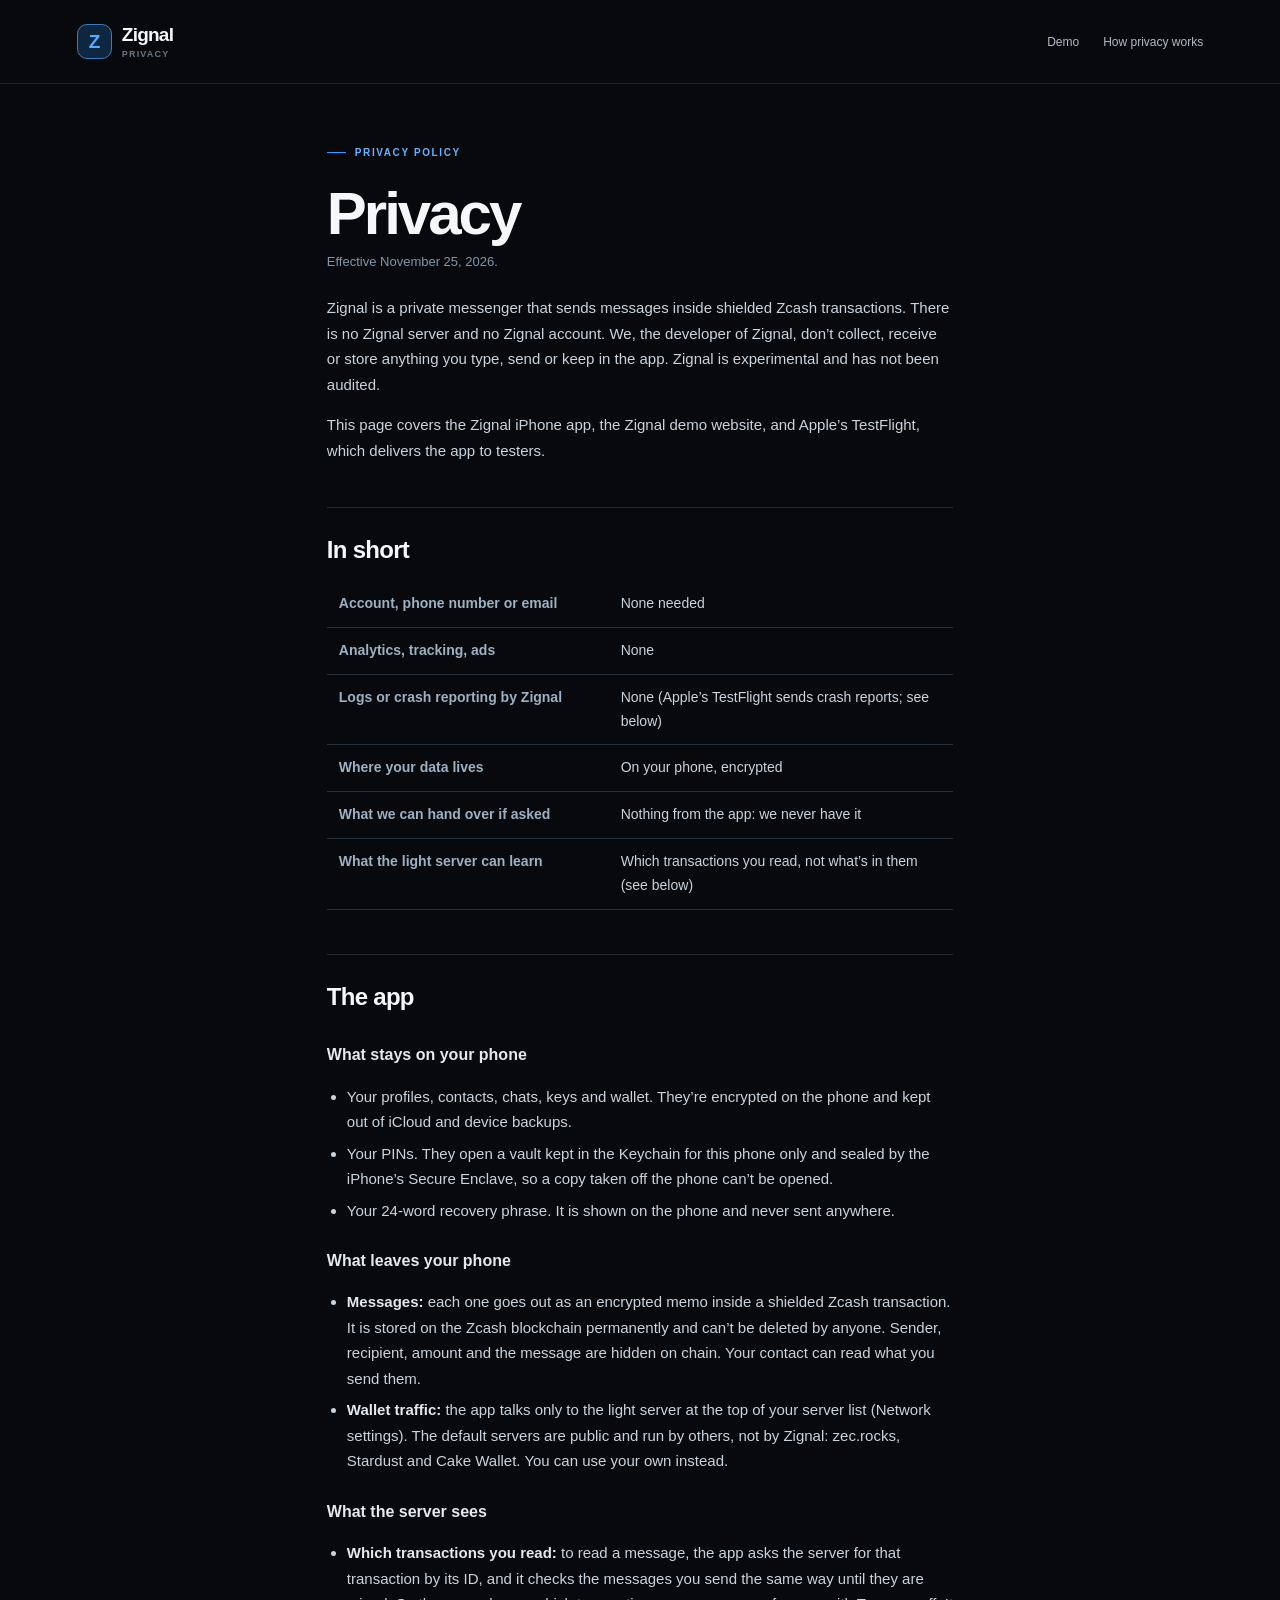
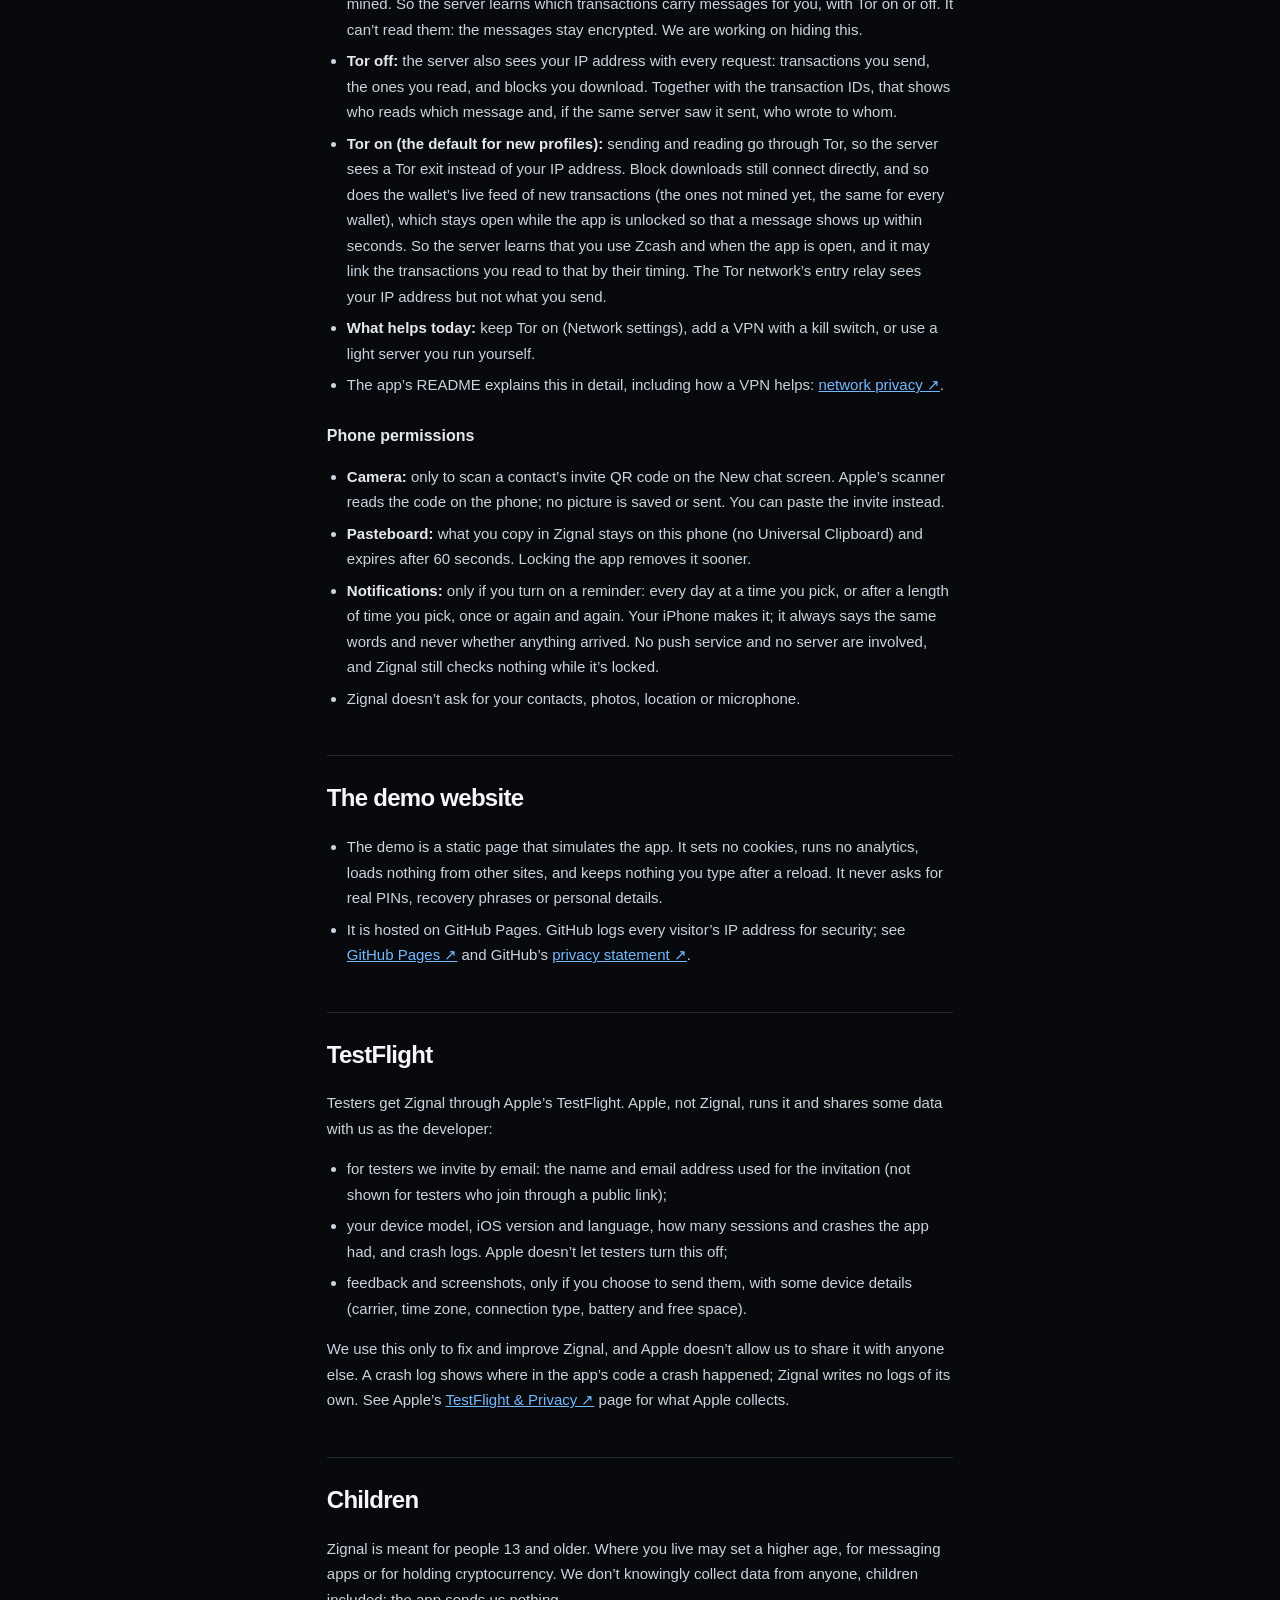
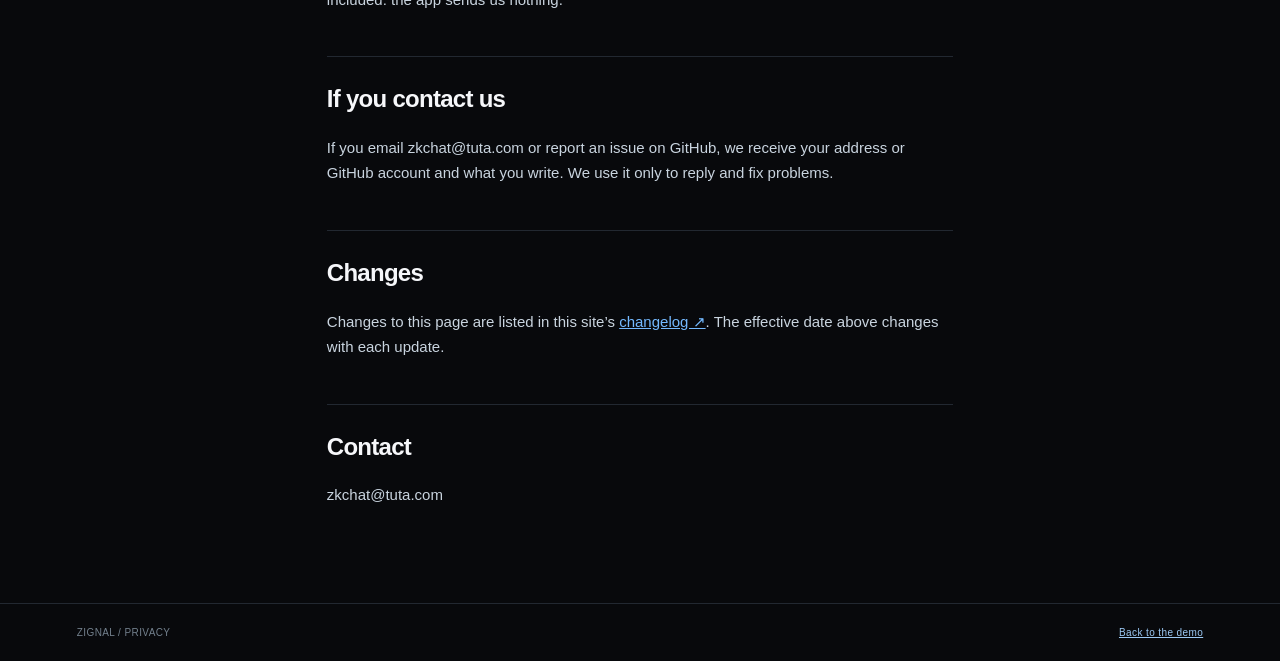
<file: privacy.html>
<!doctype html>
<html lang="en">
<head>
  <meta charset="utf-8">
  <meta name="viewport" content="width=device-width, initial-scale=1">
  <meta name="theme-color" content="#08090c">
  <meta name="description" content="What the Zignal app, its demo website and TestFlight collect, and what they don’t.">
  <title>Zignal — Privacy</title>
  <link rel="stylesheet" href="experience.css?v=2026-11-22-private-testing">
</head>
<body>
  <header class="site-header">
    <div class="wordmark"><span class="logo">Z</span><span>Zignal <small>PRIVACY</small></span></div>
    <nav class="site-nav" aria-label="Zignal pages"><a href="experience.html">Demo</a><a href="experience.html#privacy">How privacy works</a></nav>
  </header>
  <main class="policy">
    <div class="eyebrow"><span></span> PRIVACY POLICY</div>
    <h1>Privacy</h1>
    <p class="policy-date">Effective November 25, 2026.</p>
    <p>Zignal is a private messenger that sends messages inside shielded Zcash transactions. There is no Zignal server and no Zignal account. We, the developer of Zignal, don’t collect, receive or store anything you type, send or keep in the app. Zignal is experimental and has not been audited.</p>
    <p>This page covers the Zignal iPhone app, the Zignal demo website, and Apple’s TestFlight, which delivers the app to testers.</p>

    <h2>In short</h2>
    <table class="policy-table">
      <tr><th scope="row">Account, phone number or email</th><td>None needed</td></tr>
      <tr><th scope="row">Analytics, tracking, ads</th><td>None</td></tr>
      <tr><th scope="row">Logs or crash reporting by Zignal</th><td>None (Apple’s TestFlight sends crash reports; see below)</td></tr>
      <tr><th scope="row">Where your data lives</th><td>On your phone, encrypted</td></tr>
      <tr><th scope="row">What we can hand over if asked</th><td>Nothing from the app: we never have it</td></tr>
      <tr><th scope="row">What the light server can learn</th><td>Which transactions you read, not what’s in them (see below)</td></tr>
    </table>

    <h2>The app</h2>
    <h3>What stays on your phone</h3>
    <ul>
      <li>Your profiles, contacts, chats, keys and wallet. They’re encrypted on the phone and kept out of iCloud and device backups.</li>
      <li>Your PINs. They open a vault kept in the Keychain for this phone only and sealed by the iPhone’s Secure Enclave, so a copy taken off the phone can’t be opened.</li>
      <li>Your 24-word recovery phrase. It is shown on the phone and never sent anywhere.</li>
    </ul>
    <h3>What leaves your phone</h3>
    <ul>
      <li><strong>Messages:</strong> each one goes out as an encrypted memo inside a shielded Zcash transaction. It is stored on the Zcash blockchain permanently and can’t be deleted by anyone. Sender, recipient, amount and the message are hidden on chain. Your contact can read what you send them.</li>
      <li><strong>Wallet traffic:</strong> the app talks only to the light server at the top of your server list (Network settings). The default servers are public and run by others, not by Zignal: zec.rocks, Stardust and Cake Wallet. You can use your own instead.</li>
    </ul>
    <h3>What the server sees</h3>
    <ul>
      <li><strong>Which transactions you read:</strong> to read a message, the app asks the server for that transaction by its ID, and it checks the messages you send the same way until they are mined. So the server learns which transactions carry messages for you, with Tor on or off. It can’t read them: the messages stay encrypted. We are working on hiding this.</li>
      <li><strong>Tor off:</strong> the server also sees your IP address with every request: transactions you send, the ones you read, and blocks you download. Together with the transaction IDs, that shows who reads which message and, if the same server saw it sent, who wrote to whom.</li>
      <li><strong>Tor on (the default for new profiles):</strong> sending and reading go through Tor, so the server sees a Tor exit instead of your IP address. Block downloads still connect directly, and so does the wallet’s live feed of new transactions (the ones not mined yet, the same for every wallet), which stays open while the app is unlocked so that a message shows up within seconds. So the server learns that you use Zcash and when the app is open, and it may link the transactions you read to that by their timing. The Tor network’s entry relay sees your IP address but not what you send.</li>
      <li><strong>What helps today:</strong> keep Tor on (Network settings), add a VPN with a kill switch, or use a light server you run yourself.</li>
      <li>The app’s README explains this in detail, including how a VPN helps: <a href="https://github.com/Zkignal/zignal/blob/6853f151d9a3a2eca258038d5229e98b68a1b732/README.md#network-privacy-tor-a-vpn-or-your-own-server" target="_blank" rel="noopener noreferrer">network privacy ↗</a>.</li>
    </ul>
    <h3>Phone permissions</h3>
    <ul>
      <li><strong>Camera:</strong> only to scan a contact’s invite QR code on the New chat screen. Apple’s scanner reads the code on the phone; no picture is saved or sent. You can paste the invite instead.</li>
      <li><strong>Pasteboard:</strong> what you copy in Zignal stays on this phone (no Universal Clipboard) and expires after 60 seconds. Locking the app removes it sooner.</li>
      <li><strong>Notifications:</strong> only if you turn on a reminder: every day at a time you pick, or after a length of time you pick, once or again and again. Your iPhone makes it; it always says the same words and never whether anything arrived. No push service and no server are involved, and Zignal still checks nothing while it’s locked.</li>
      <li>Zignal doesn’t ask for your contacts, photos, location or microphone.</li>
    </ul>

    <h2>The demo website</h2>
    <ul>
      <li>The demo is a static page that simulates the app. It sets no cookies, runs no analytics, loads nothing from other sites, and keeps nothing you type after a reload. It never asks for real PINs, recovery phrases or personal details.</li>
      <li>It is hosted on GitHub Pages. GitHub logs every visitor’s IP address for security; see <a href="https://docs.github.com/en/pages/getting-started-with-github-pages/what-is-github-pages" target="_blank" rel="noopener noreferrer">GitHub Pages ↗</a> and GitHub’s <a href="https://docs.github.com/en/site-policy/privacy-policies/github-general-privacy-statement" target="_blank" rel="noopener noreferrer">privacy statement ↗</a>.</li>
    </ul>

    <h2>TestFlight</h2>
    <p>Testers get Zignal through Apple’s TestFlight. Apple, not Zignal, runs it and shares some data with us as the developer:</p>
    <ul>
      <li>for testers we invite by email: the name and email address used for the invitation (not shown for testers who join through a public link);</li>
      <li>your device model, iOS version and language, how many sessions and crashes the app had, and crash logs. Apple doesn’t let testers turn this off;</li>
      <li>feedback and screenshots, only if you choose to send them, with some device details (carrier, time zone, connection type, battery and free space).</li>
    </ul>
    <p>We use this only to fix and improve Zignal, and Apple doesn’t allow us to share it with anyone else. A crash log shows where in the app’s code a crash happened; Zignal writes no logs of its own. See Apple’s <a href="https://www.apple.com/legal/privacy/data/en/test-flight/" target="_blank" rel="noopener noreferrer">TestFlight &amp; Privacy ↗</a> page for what Apple collects.</p>

    <h2>Children</h2>
    <p>Zignal is meant for people 13 and older. Where you live may set a higher age, for messaging apps or for holding cryptocurrency. We don’t knowingly collect data from anyone, children included: the app sends us nothing.</p>

    <h2>If you contact us</h2>
    <p>If you email zkchat@tuta.com or report an issue on GitHub, we receive your address or GitHub account and what you write. We use it only to reply and fix problems.</p>

    <h2>Changes</h2>
    <p>Changes to this page are listed in this site’s <a href="https://github.com/Zkignal/zignal-demo/blob/main/CHANGELOG.md" target="_blank" rel="noopener noreferrer">changelog ↗</a>. The effective date above changes with each update.</p>

    <h2>Contact</h2>
    <p>zkchat@tuta.com</p>
  </main>
  <footer><span>ZIGNAL / PRIVACY</span><span><a href="experience.html">Back to the demo</a></span></footer>
</body>
</html>
</file>
<file: experience.css>
:root{color-scheme:dark;font-family:-apple-system,BlinkMacSystemFont,"Segoe UI",sans-serif;background:#08090c;color:#f6f7fa;scroll-behavior:smooth}*{box-sizing:border-box}body{margin:0}button,input{font:inherit}button{cursor:pointer}button:focus-visible,a:focus-visible,input:focus-visible{outline:2px solid #8cc4ff;outline-offset:3px}a{color:inherit}.notice{min-height:38px;display:flex;justify-content:center;align-items:center;gap:10px;padding:8px 18px;background:#102843;border-bottom:1px solid #284965;color:#b9d8f6;font-size:11px;letter-spacing:.015em;text-align:center}.notice strong{color:#fff;font-size:10px;letter-spacing:.12em}.notice-dot{display:inline-block;width:6px;height:6px;background:#4ea8ff;border-radius:50%;flex:none}.site-header{max-width:1370px;height:84px;margin:auto;padding:0 6%;display:flex;align-items:center;justify-content:space-between;border-bottom:1px solid #20232a}.wordmark{display:flex;align-items:center;gap:10px;font-size:19px;font-weight:700;letter-spacing:-.04em}.wordmark small{display:block;color:#697483;font-size:9px;letter-spacing:.13em;margin-top:3px}.logo{width:35px;height:35px;display:grid;place-items:center;border:1px solid #3a7cb9;border-radius:10px;background:#0d2741;color:#58aaff;font-weight:750}.site-header>a{font-size:12px;color:#b1bac8;text-decoration:none}.site-header>a span{color:#58aaff;margin-left:6px}.intro{max-width:1370px;margin:auto;padding:68px 6% 82px;display:grid;grid-template-columns:1fr 1fr;gap:70px;align-items:center}.intro-copy{max-width:540px}.eyebrow{display:flex;align-items:center;gap:9px;color:#68b1ff;font-size:10px;font-weight:700;letter-spacing:.16em}.eyebrow span{width:19px;height:1px;background:#399cff}.intro h1,.privacy-heading h2{font-size:clamp(44px,5.2vw,72px);line-height:1.04;letter-spacing:-.06em;font-weight:650;margin:25px 0}.intro h1 em,.privacy-heading h2 em{font-style:normal;color:#74b9ff}.intro-copy>p{max-width:460px;color:#9da8b7;font-size:16px;line-height:1.75}.intro-note{display:flex;gap:12px;margin:32px 0 42px;padding:16px;border:1px solid #253746;background:#0c1822;border-radius:12px;color:#9cb1c3;font-size:12px;line-height:1.65}.intro-note>span{font-size:17px;color:#4ea8ff}.intro-note strong{color:#d8e6f4}.instruction{border-top:1px solid #282d35;padding-top:22px;display:flex;align-items:center;gap:16px;color:#7f8a98;font-size:11px;line-height:1.7}.instruction-number{color:#4ea8ff;font-size:12px}.instruction strong{font-size:12px;color:#e4e9ef}.arrow{font-size:22px;color:#6aaef1;margin-left:auto}.phone-column{display:flex;flex-direction:column;align-items:center;gap:18px}.phone{width:360px;max-width:100%;height:730px;max-height:calc(100vh - 130px);min-height:570px;display:flex;flex-direction:column;background:#000;border:7px solid #292a2d;outline:1px solid #4a4b4d;border-radius:49px;box-shadow:0 28px 100px #000,0 0 90px #0f39593d;overflow:hidden}.phone-top{height:44px;flex:none;display:flex;justify-content:space-between;align-items:center;padding:0 24px;font-size:13px;font-weight:700;position:relative}.island{position:absolute;background:#202124;border-radius:20px;width:86px;height:24px;left:50%;top:8px;transform:translateX(-50%)}.status-icons{font-size:11px;letter-spacing:-.05em}.phone-body{position:relative;flex:1;min-height:0}.screen{position:absolute;inset:0;display:none;background:#000;overflow:hidden}.screen.active{display:flex;flex-direction:column}.home-bar{height:20px;flex:none;background:#000;position:relative}.home-bar:after{content:"";position:absolute;left:50%;top:7px;transform:translateX(-50%);width:110px;height:4px;background:#f8f8f8;border-radius:3px}.phone-caption{font-size:9px;letter-spacing:.13em;color:#7c8b9b;display:flex;align-items:center;gap:8px}.phone-caption>span:last-child{color:#43505e}.welcome{padding:0 23px}.welcome-content{flex:1;min-height:0;display:flex;flex-direction:column;justify-content:center}.shield{width:53px;height:60px;color:#0a84ff;align-self:center}.welcome h2{text-align:center;font-size:31px;letter-spacing:-.04em;margin:19px 0 24px}.features{padding:0;margin:0;list-style:none;display:grid;gap:16px}.features li{display:grid;grid-template-columns:27px 1fr;gap:8px;align-items:start;font-size:14px;line-height:1.3}.features li span{color:#0a84ff;font-size:21px;line-height:1}.welcome-actions{text-align:center;padding:0 0 12px}.big-blue{background:#0a84ff;color:white;border:0;border-radius:22px;width:100%;padding:12px 14px;font-size:16px;font-weight:600}.plain{background:none;border:0;color:#0a84ff;font-size:14px;margin-top:12px;padding:8px}.welcome-actions p,.center-foot{color:#8e8e93;font-size:10px;line-height:1.4;margin:8px 0 0}.grouped{background:#000}.nav{height:57px;flex:none;display:grid;grid-template-columns:58px 1fr 58px;align-items:center;text-align:center;padding:0 12px}.nav strong{font-size:16px}.nav>span{width:1px}.back,.circle{border:1px solid #39393b;border-radius:50%;color:#fff;background:#1c1c1e;display:grid;place-items:center}.back{width:38px;height:38px;font-size:34px;line-height:1;font-weight:300}.circle{width:38px;height:38px;font-size:20px}.info{justify-self:end}.scroll{overflow-y:auto;overscroll-behavior:contain;padding:7px 16px 24px;scrollbar-width:thin;scrollbar-color:#555 transparent}.section-label{color:#929297;font-size:12px;font-weight:600;letter-spacing:.02em;margin:19px 13px 8px}.group{background:#1c1c1e;border-radius:16px;overflow:hidden}.roles>div{display:flex;align-items:center;gap:12px;padding:13px 14px;font-size:14px;line-height:1.35}.roles>div+div{border-top:1px solid #39393b}.roles b{display:grid;place-items:center;width:22px;height:22px;border-radius:50%;background:#0a84ff;color:#fff;flex:none;font-size:13px}.section-foot{color:#99999f;font-size:12px;line-height:1.4;margin:9px 13px 18px}.text-group{padding:15px;font-size:14px;line-height:1.45}.center-foot{text-align:center;margin:10px}.toolbar{display:flex;justify-content:space-between;padding:8px 16px 0}.toolbar-group{display:flex;gap:5px}.large-title{font-size:34px;line-height:1;font-weight:700;letter-spacing:-.04em;margin:15px 0 10px}.profile-caption{font-size:9px;color:#779cc4;letter-spacing:.11em;font-weight:700}.wallet-status{display:flex;align-items:center;justify-content:space-between;gap:10px;padding:14px;font-size:14px}.wallet-status>span:last-child{text-align:right}.wallet-status strong{font-weight:500;white-space:nowrap;font-size:13px}.wallet-status small{display:block;font-size:10px;color:#99999f;margin-top:4px}.wallet-buttons{border-top:1px solid #38383a;margin:0 14px;display:flex;justify-content:space-between;align-items:center;gap:5px;padding:10px 0}.wallet-buttons button{border:0;background:transparent;color:#0a84ff;padding:3px 0;font-size:13px;white-space:nowrap}.wallet-ready{padding:0 14px 12px;color:#99999f;font-size:11px}.contact-group{margin-top:19px}.contact-row{width:100%;display:flex;align-items:center;text-align:left;background:none;border:0;color:white;padding:15px;font-size:14px}.contact-row>span:first-child{min-width:0;flex:1}.contact-row small{display:block;color:#99999f;margin-top:5px;overflow:hidden;text-overflow:ellipsis;white-space:nowrap}.verified{color:#0a84ff}.chevron{color:#8e8e93;font-size:25px;margin-left:10px}.chat-scroll{overflow-y:auto;flex:1;display:flex;flex-direction:column;justify-content:flex-end;gap:10px;padding:16px}.chat-date{text-align:center;color:#8e8e93;font-size:10px;letter-spacing:.08em;margin-bottom:12px}.bubble{max-width:86%;padding:10px 12px;border-radius:18px;font-size:14px;line-height:1.35;overflow-wrap:anywhere}.incoming{align-self:flex-start;background:#242426}.outgoing{align-self:flex-end;background:#0a84ff}.composer{display:flex;align-items:center;gap:9px;padding:10px 14px 3px;background:#101012}.composer input{min-width:0;flex:1;border:0;border-radius:22px;background:#2c2c2e;color:#fff;padding:10px 13px;font-size:14px}.composer button{border:0;border-radius:50%;background:#0a84ff;color:white;width:34px;height:34px;font-size:24px}.input-warning{background:#101012;color:#aaa;font-size:9px;padding:2px 15px 8px}.choices button{width:100%;border:0;background:none;color:white;text-align:left;padding:14px 15px;display:grid;grid-template-columns:1fr auto;font-size:14px}.choices button+button{border-top:1px solid #38383a}.choices button span{grid-row:2;color:#99999f;font-size:11px;margin-top:4px}.choices button strong{font-weight:500}.toggle-row{padding:14px;display:flex;justify-content:space-between;align-items:center;font-size:15px}.toggle-row small{display:block;color:#99999f;font-size:10px;margin-top:4px}.toggle{width:48px;height:29px;border:0;border-radius:20px;padding:2px;background:#555}.toggle[aria-checked=true]{background:#30d158}.toggle span{display:block;width:25px;height:25px;background:white;border-radius:50%;transition:transform .15s}.toggle[aria-checked=true] span{transform:translateX(19px)}.privacy{max-width:1370px;margin:auto;padding:80px 6%;border-top:1px solid #222831}.privacy-heading{display:flex;align-items:end;justify-content:space-between;gap:40px}.privacy-heading h2{font-size:clamp(38px,4vw,55px);margin-bottom:20px}.privacy-heading>p{max-width:400px;color:#98a3b2;font-size:13px;line-height:1.7}.privacy-heading code{color:#b4d9ff}.privacy-grid{display:grid;grid-template-columns:repeat(4,1fr);gap:14px;margin-top:35px}.privacy-grid article{min-height:215px;padding:22px;background:#10141a;border:1px solid #232c36;border-radius:12px}.privacy-grid article>span{color:#5689b7;font-size:9px;font-weight:700;letter-spacing:.13em}.privacy-grid h3{font-size:16px;letter-spacing:-.03em;margin:25px 0 10px}.privacy-grid p,.source-note p{color:#9aa7b5;font-size:12px;line-height:1.7;margin:0}.source-note{display:flex;gap:13px;align-items:start;margin-top:22px;padding:18px 20px;background:#111b23;border:1px solid #233645;border-radius:10px}.source-note>span{color:#5bb0ff}.source-note a{color:#86c2ff}footer{max-width:1370px;margin:auto;padding:23px 6%;border-top:1px solid #222831;display:flex;justify-content:space-between;gap:15px;color:#73808d;font-size:10px;letter-spacing:.04em}.sr-only{position:absolute;width:1px;height:1px;padding:0;margin:-1px;overflow:hidden;clip:rect(0,0,0,0);white-space:nowrap;border:0}[hidden]{display:none!important}@media(max-width:850px){.intro{grid-template-columns:1fr;gap:45px;padding-top:50px}.intro-copy{max-width:650px}.instruction{margin-top:20px}.phone{max-height:none}.privacy-grid{grid-template-columns:repeat(2,1fr)}.privacy-heading{align-items:start;flex-direction:column;gap:0}.privacy-heading>p{max-width:600px}}@media(max-width:480px){.notice{font-size:10px;line-height:1.4}.site-header{height:70px}.site-header>a{font-size:11px}.intro{padding:44px 20px 60px}.intro h1{font-size:43px}.intro-copy>p{font-size:14px}.phone{width:100%;max-width:360px;height:690px;min-height:0}.privacy{padding:60px 20px}.privacy-grid{grid-template-columns:1fr}.privacy-grid article{min-height:0}.privacy-heading h2{font-size:40px}footer{padding:20px;flex-direction:column}.features{gap:12px}.welcome h2{margin:14px 0 20px}}
:root .chat-scroll{justify-content:initial}:root .chat-date{margin-top:auto}
.demo-action{display:block;width:100%;border:0;background:transparent;color:#74b9ff;padding:12px 14px;font-size:13px;text-align:center;min-height:44px}
button:disabled{cursor:default;opacity:.65}
.wallet-buttons button:disabled{color:#aaaeb5}
.send-example{margin:16px 0}
.send-example p{margin:12px 0 8px;color:#b9daf7}
.send-example small{color:#b1bac8;font-size:12px;line-height:1.5}
.intro-copy>p.tech-source{font-size:12px}
.toolbar svg,.recovery-banner svg{width:21px;height:21px;fill:none;stroke:currentColor;stroke-width:1.6;stroke-linecap:round;stroke-linejoin:round;flex:none}
.recovery-banner{display:flex;align-items:center;gap:9px;width:100%;margin-top:16px;padding:12px 14px;min-height:44px;background:#1c1c1e;color:#74b9ff;border:0;border-radius:22px;text-align:left;font-size:12px}
.recovery-note{font-size:10px;margin-bottom:12px}
.wallet-buttons button{padding:7px 8px;min-height:32px;background:#303034;border-radius:12px;font-size:11px;color:#74b9ff}
.wallet-buttons{gap:4px}
.contact-row+.contact-row{border-top:1px solid #39393b}
.demo-badge{display:inline-block;color:#9bccff;font-size:9px;font-weight:500;white-space:nowrap}
.conversation-note{text-align:center;color:#b1bac8;font-size:10px;padding:2px 12px 8px}
.message-entry{display:flex;flex-direction:column;max-width:90%;gap:3px;flex:none}
.incoming-entry{align-self:flex-start;align-items:flex-start}
.outgoing-entry{align-self:flex-end;align-items:flex-end}
.message-entry .bubble{max-width:100%;white-space:pre-wrap}
.message-caption{color:#aaaeb5;font-size:9px;line-height:1.4;padding:0 6px}
.chat-date{flex:none}
.invite-preview{margin:16px 0 22px;text-align:center}
.invite-art{display:block;width:100%;max-width:250px;aspect-ratio:1;margin:0 auto 15px;border-radius:10px}
.invite-preview strong{color:#d8e6f4;font-size:12px}
.safety-placeholder{padding:24px 12px;text-align:center;color:#b1bac8;font-size:13px;letter-spacing:.08em;line-height:1.8}
#add-contact code{font-size:11px;line-height:1.6;color:#b1bac8;overflow-wrap:anywhere}
.welcome-content{overflow-y:auto;flex-shrink:1;padding:12px 0}
.welcome-actions{flex:none}
@media(hover:hover){.demo-action:hover,.recovery-banner:hover,.contact-row:hover,.choices button:hover{background:#242a33}.composer button:hover,.big-blue:hover{background:#0971dc}}
@media(prefers-reduced-motion:reduce){:root{scroll-behavior:auto}.toggle span{transition:none}}
@media(max-width:850px){.phone-column{order:-1}}
.site-nav{display:flex;align-items:center;gap:24px}.site-nav a{font-size:12px;color:#b1bac8;text-decoration:none}.site-nav a:hover,.tech-source a:hover{color:#fff}.site-nav a span{color:#58aaff;margin-left:6px}
.technology{max-width:1370px;margin:auto;padding:80px 6%;border-top:1px solid #222831}.technology-heading{display:flex;justify-content:space-between;align-items:end;gap:40px}.technology-heading h2{font-size:clamp(38px,4vw,55px);line-height:1.04;letter-spacing:-.06em;font-weight:650;margin:25px 0 20px}.technology-heading h2 em{font-style:normal;color:#74b9ff}.technology-heading>p{max-width:435px;color:#98a3b2;font-size:13px;line-height:1.7}.message-path{display:grid;grid-template-columns:repeat(4,1fr);gap:14px;margin-top:35px}.message-path article{padding:22px;border:1px solid #263341;border-radius:12px;background:linear-gradient(145deg,#111b26,#0e1219)}.path-number{display:grid;place-items:center;width:34px;height:34px;border:1px solid #345f86;border-radius:10px;color:#7dbfff;font-size:11px;font-weight:700}.message-path h3{margin:28px 0 11px;font-size:16px;letter-spacing:-.03em}.message-path p,.tech-callout p{color:#a6b3c1;font-size:12px;line-height:1.75;margin:0}.tech-callout{display:flex;gap:16px;align-items:start;padding:22px;margin-top:16px;border:1px solid #294a62;border-radius:12px;background:#102131}.tech-callout-icon{display:grid;place-items:center;flex:none;width:38px;height:38px;border-radius:10px;background:#173c5b;color:#75bcff;font-size:20px}.tech-callout strong{display:block;color:#e5f2ff;font-size:14px;margin-bottom:7px}.quantum-note{margin-top:14px;padding:17px 20px;border-left:2px solid #5b86b1;color:#a6b3c1;font-size:12px;line-height:1.75}.quantum-note strong{color:#d8e6f4}.difference-heading{margin-top:65px}.difference-heading h3{font-size:clamp(26px,3vw,37px);line-height:1.12;letter-spacing:-.05em;margin:19px 0 12px}.difference-heading p,.tech-source{color:#98a3b2;font-size:12px;line-height:1.7}.comparison{margin-top:25px;border:1px solid #26313c;border-radius:12px;overflow:hidden}.comparison-row{display:grid;grid-template-columns:1fr 1.65fr 1.65fr;background:#10141a}.comparison-row+ .comparison-row{border-top:1px solid #26313c}.comparison-row>div{padding:16px 18px;font-size:12px;line-height:1.6;color:#a6b3c1}.comparison-row>div+div{border-left:1px solid #26313c}.comparison-row>div[role=rowheader]{font-weight:650;color:#ecf3fa}.comparison-row>div:last-child{color:#b9daf7}.comparison-head{background:#15202b}.comparison-head>div{font-size:9px;font-weight:700;letter-spacing:.11em;color:#8ca9c1!important}.tech-source{margin:16px 0 0}.tech-source code{color:#b4d9ff}.tech-source a{color:#86c2ff}
@media(max-width:850px){.technology-heading{align-items:start;flex-direction:column;gap:0}.technology-heading>p{max-width:650px}.message-path{grid-template-columns:repeat(2,1fr)}}
@media(max-width:480px){.site-nav{gap:12px}.site-nav a{font-size:10px}.technology{padding:60px 20px}.technology-heading h2{font-size:40px}.message-path{grid-template-columns:1fr}.message-path article{padding:19px}.message-path h3{margin-top:18px}.comparison-head{display:none}.comparison-row{grid-template-columns:1fr 1fr}.comparison-row>div[role=rowheader]{grid-column:1/-1;background:#15202b;padding:12px 14px}.comparison-row>div[role=cell]{border-top:1px solid #26313c;padding:14px;font-size:11px}.comparison-row>div:nth-child(2){border-left:0}.comparison-row>div[role=cell]:before{display:block;margin-bottom:8px;color:#8ca9c1;font-size:9px;font-weight:700;letter-spacing:.08em}.comparison-row>div:nth-child(2):before{content:"WALLET MEMO"}.comparison-row>div:nth-child(3):before{content:"ZIGNAL"}}
.messenger-note{padding:18px 20px;margin-top:22px;border:1px solid #26313c;border-radius:10px;color:#a6b3c1;font-size:12px;line-height:1.75}.messenger-note strong{color:#d8e6f4}.comparison-row{grid-template-columns:minmax(0,1fr) minmax(0,1.65fr) minmax(0,1.65fr)}.comparison-row>div{overflow-wrap:anywhere}
@media(max-width:480px){.comparison-row{grid-template-columns:minmax(0,1fr) minmax(0,1fr)}}
.network-section,.roadmap{max-width:1370px;margin:auto;padding:80px 6%;border-top:1px solid #222831}.network-grid{display:grid;grid-template-columns:repeat(2,minmax(0,1fr));gap:16px;margin-top:35px}.network-card{padding:27px;border:1px solid #273543;border-radius:13px;background:linear-gradient(145deg,#121d27,#10141a)}.network-icon{display:grid;place-items:center;width:40px;height:40px;border:1px solid #345f86;border-radius:11px;color:#75bcff;font-size:23px}.card-kicker,.roadmap-grid article>span,.roadmap-status>span{display:block;color:#6da4d4;font-size:9px;font-weight:700;letter-spacing:.13em;margin-top:23px}.network-card h3,.roadmap-grid h3{margin:12px 0;font-size:20px;letter-spacing:-.03em}.network-card p,.roadmap-grid p,.roadmap-status p,.network-foot{color:#a6b3c1;font-size:12px;line-height:1.75}.network-card .network-caveat{padding-top:14px;border-top:1px solid #2a3845;color:#93a5b4}.network-card a{display:inline-block;margin-top:5px;color:#86c2ff;font-size:12px}.network-path{display:flex;justify-content:space-between;align-items:center;gap:14px;margin-top:18px;padding:22px;border:1px solid #263645;border-radius:12px;background:#0d151e}.network-path div{min-width:0}.network-path span{display:block;color:#7096b8;font-size:9px;font-weight:700;letter-spacing:.1em;margin-bottom:7px}.network-path strong{font-size:12px;color:#e3eff9}.network-path>b{color:#4b88b8;font-size:18px;font-weight:400}.network-foot{margin:14px 0 0}.roadmap-grid{display:grid;grid-template-columns:repeat(3,minmax(0,1fr));gap:14px;margin-top:35px}.roadmap-grid article{padding:22px;border:1px solid #26313c;border-radius:12px;background:#10141a}.roadmap-grid article>span{margin:0}.roadmap-grid h3{font-size:16px;margin:20px 0 10px}.roadmap-grid p{margin:0}.roadmap-status{display:flex;gap:24px;align-items:start;padding:18px 20px;margin-top:16px;border:1px solid #2a4451;border-radius:10px;background:#101d22}.roadmap-status>span{flex:none;color:#80c8c0;margin-top:4px}.roadmap-status p{margin:0}.roadmap-status code{color:#b4d9ff}
@media(max-width:850px){.roadmap-grid{grid-template-columns:repeat(2,minmax(0,1fr))}}
@media(max-width:480px){.network-section,.roadmap{padding:60px 20px}.network-grid,.roadmap-grid{grid-template-columns:1fr}.network-path{display:grid;grid-template-columns:1fr auto 1fr;gap:16px}.network-path>b:nth-of-type(2){display:none}.roadmap-status{flex-direction:column;gap:8px}.site-nav{gap:10px}}
@media(max-width:1100px){.message-path,.privacy-grid,.roadmap-grid{grid-template-columns:repeat(2,minmax(0,1fr))}}
@media(max-width:700px){
  .message-path,.privacy-grid,.roadmap-grid,.network-grid{grid-template-columns:minmax(0,1fr)}
  .message-path article,.privacy-grid article,.roadmap-grid article{min-height:0}
  .technology,.privacy,.network-section,.roadmap{padding:60px 20px}
  .network-path{display:flex;flex-direction:column;align-items:stretch;gap:10px}
  .network-path>b,.network-path>b:nth-of-type(2){display:block;align-self:flex-start;transform:rotate(90deg);margin-left:3px}
  .comparison{position:relative}
  .comparison-head{display:grid;position:absolute;width:1px;height:1px;padding:0;margin:-1px;overflow:hidden;clip:rect(0,0,0,0);white-space:nowrap}
  .comparison-row{grid-template-columns:minmax(0,1fr)}
  .comparison-row>div[role=rowheader]{grid-column:auto;background:#15202b;padding:12px 14px}
  .comparison-row>div[role=cell]{border-top:1px solid #26313c;border-left:0;padding:14px;font-size:12px}
  .comparison-row>div[role=cell]:before{display:block;margin-bottom:8px;color:#8ca9c1;font-size:9px;font-weight:700;letter-spacing:.08em}
  .comparison-row>div:nth-child(2):before{content:"WALLET MEMO"}
  .comparison-row>div:nth-child(3):before{content:"ZIGNAL"}
  .roadmap-status{flex-direction:column;gap:8px}
}
.screenshots{max-width:1370px;margin:auto;padding:80px 6%;border-top:1px solid #222831}.shot-grid{display:grid;grid-template-columns:repeat(auto-fill,minmax(190px,1fr));gap:18px;margin-top:35px;align-items:start}.shot-grid figure{margin:0;background:#10141a;border:1px solid #232c36;border-radius:12px;padding:12px}.shot-grid img{display:block;width:100%;height:auto;border-radius:8px;background:#000}.shot-grid figcaption{color:#9aa7b5;font-size:12px;line-height:1.55;margin-top:10px}.shot-grid figcaption strong{display:block;color:#e4e9ef;font-size:13px;margin-bottom:3px}span.toggle{display:inline-block;flex:none}.server-list code{display:block;padding:11px 15px;font-size:13px;color:#f6f7fa}.server-list code+code{border-top:1px solid #38383a}.sim-note{color:#79a7d6}@media(max-width:480px){.screenshots{padding:60px 20px}.shot-grid{grid-template-columns:1fr 1fr;gap:12px}}
.demo-panel{margin-top:26px;padding:18px;border:1px solid #2b3a48;background:#0d141b;border-radius:14px;font-size:12px;color:#9cb1c3}.panel-head{display:flex;justify-content:space-between;align-items:baseline;margin-bottom:12px}.panel-head strong{color:#e4e9ef;font-size:14px}.panel-head span{font-size:9px;letter-spacing:.12em;text-transform:uppercase;color:#5d7a96}.panel-pins{display:grid;grid-template-columns:repeat(3,1fr);gap:8px}.panel-pins div{background:#111c26;border:1px solid #23384a;border-radius:10px;padding:9px 10px}.panel-pins span{display:block;font-size:10px;color:#7f97ad;margin-bottom:4px}.panel-pins code{font-size:15px;color:#fff;letter-spacing:.08em}.panel-warn{margin:10px 0 12px;line-height:1.55;color:#c9a46a}.panel-state{margin:0;display:grid;gap:6px}.panel-state div{display:flex;justify-content:space-between;gap:12px;border-top:1px solid #1d2a36;padding-top:6px}.panel-state dt{color:#7f8a98}.panel-state dd{margin:0;color:#e4e9ef;text-align:right}.panel-note,.panel-try{line-height:1.55;margin:10px 0 0}.panel-try code,.panel-note code{color:#b4d9ff}.panel-reset{margin-top:14px;width:100%;border:1px solid #3a7cb9;background:#0d2741;color:#cfe6ff;border-radius:10px;padding:10px;font-size:13px;font-weight:600}.panel-reset:hover{background:#12355a}.unlock{background:#000}.unlock-content{flex:1;display:flex;flex-direction:column;align-items:center;justify-content:center;gap:16px;padding:0 26px}.unlock-content h2{margin:0;font-size:22px}.unlock-content input{width:100%;max-width:240px;text-align:center;font:inherit;font-size:20px;letter-spacing:.3em;padding:12px;border:0;border-radius:12px;background:#2c2c2e;color:#fff}.unlock-button{border:0;border-radius:22px;background:#0a84ff;color:#fff;font-size:16px;font-weight:600;padding:12px 0;width:100%;max-width:200px}.unlock-button:disabled{opacity:.4;cursor:default}.pin-status{min-height:18px;margin:0;color:#ff6961;font-size:13px;text-align:center}@media(max-width:480px){.panel-pins{grid-template-columns:1fr 1fr 1fr;gap:6px}.panel-pins code{font-size:13px}}
@media(max-width:850px){.intro-copy{display:contents}.intro-copy>*{order:1;max-width:650px}.phone-column{order:-1}.demo-panel{order:0;margin-top:0;width:100%;max-width:520px;justify-self:center}}
.wallet-tag{display:flex;align-items:center;gap:9px;flex-wrap:wrap;justify-content:center;max-width:360px;padding:8px 14px;border-radius:999px;border:1px solid #33404d;background:#11161c;color:#c9d4df;font-size:13px;font-weight:600;transition:background .25s,border-color .25s,color .25s}.wallet-tag .tag-dot{width:9px;height:9px;border-radius:50%;background:#6b7785;flex:none}.wallet-tag .tag-demo{font-size:9px;font-weight:600;letter-spacing:.1em;text-transform:uppercase;color:#7d8996}.wallet-tag[data-state=real]{border-color:#2f6fae;background:#0d2238;color:#d6eaff}.wallet-tag[data-state=real] .tag-dot{background:#0a84ff}.wallet-tag[data-state=decoy]{border-color:#9b6b1d;background:#2a1d08;color:#ffe2b0}.wallet-tag[data-state=decoy] .tag-dot{background:#ff9f0a}.wallet-tag[data-state=locked] .tag-dot{background:#c5ccd3}.wallet-explain{max-width:360px;margin:0;text-align:center;font-size:13px;line-height:1.55;color:#aab6c2;min-height:40px}
/* 2026-11-22: lock-screen rest note, restore choice, restore warning (app at e94d312) */
.pin-rest{margin:4px 0 0;color:#8e8e93;font-size:12px;text-align:center}.pin-rest small{display:block;font-size:10px}
.segmented{display:flex;gap:2px;padding:2px;margin:0 0 0}.segmented span{flex:1;text-align:center;font-size:12px;padding:7px 4px;border-radius:12px;color:#d1d1d6}.segmented span:first-child{background:#3a3a3c;color:#fff}
.restore-warn{color:#ff6961}
/* 2026-11-22: privacy page (privacy.html) */
.policy{max-width:780px;margin:auto;padding:60px 6% 80px;color:#c9d4df;font-size:15px;line-height:1.7}.policy h1{font-size:clamp(40px,5vw,60px);line-height:1.04;letter-spacing:-.05em;font-weight:650;color:#f6f7fa;margin:22px 0 6px}.policy h2{font-size:24px;letter-spacing:-.03em;font-weight:650;color:#f6f7fa;margin:44px 0 10px;padding-top:22px;border-top:1px solid #222831}.policy h3{font-size:16px;color:#e4e9ef;margin:24px 0 6px}.policy-date{color:#7f97ad;font-size:13px;margin:0 0 22px}.policy ul{padding-left:20px}.policy li{margin:6px 0}.policy strong{color:#e4e9ef}.policy a{color:#74b9ff}
.policy-table{width:100%;border-collapse:collapse;font-size:14px}.policy-table th,.policy-table td{text-align:left;vertical-align:top;padding:11px 12px;border-bottom:1px solid #26313c}.policy-table th{font-weight:600;color:#9cb1c3;width:45%}footer a{color:#9cc9f4}
@media(max-width:480px){.policy{padding:44px 20px 60px;font-size:14px}.policy-table th,.policy-table td{display:block;width:auto;padding:6px 0;border:0}.policy-table tr{display:block;padding:8px 0;border-bottom:1px solid #26313c}}
</file>
